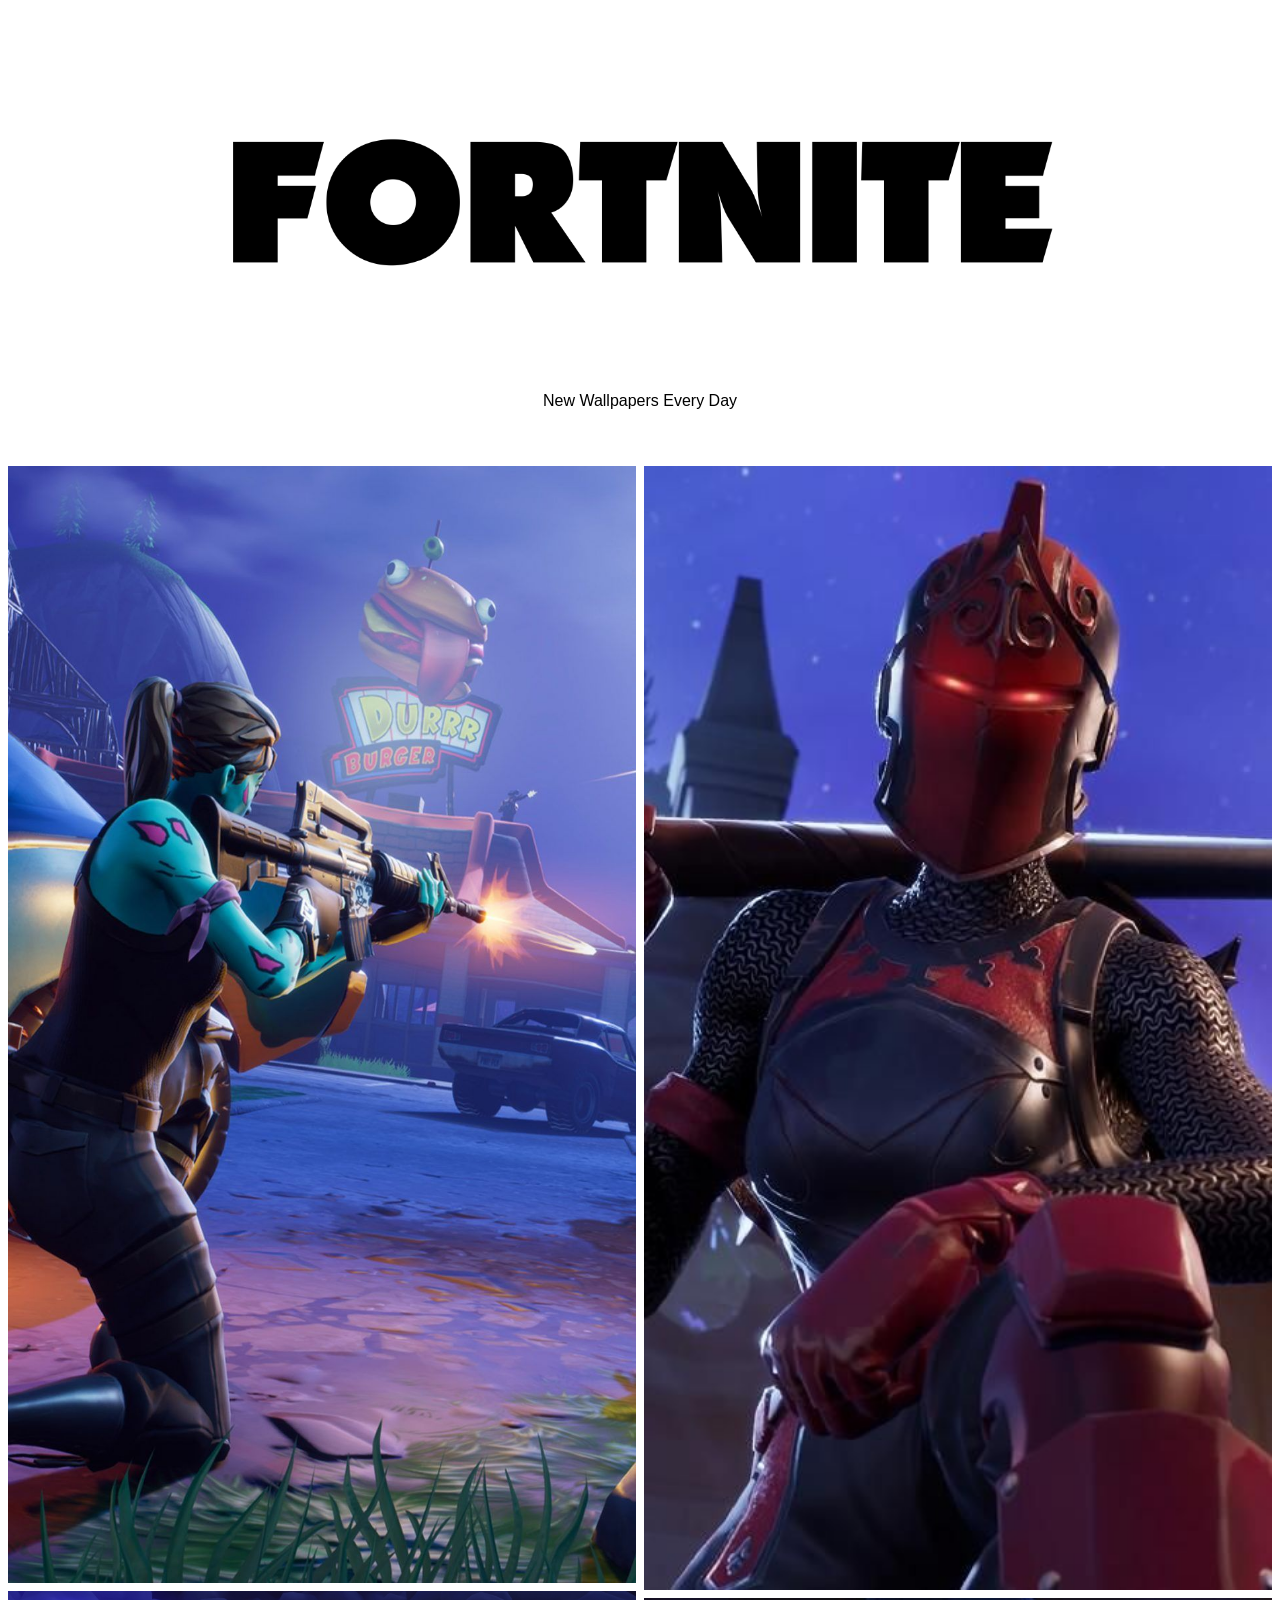
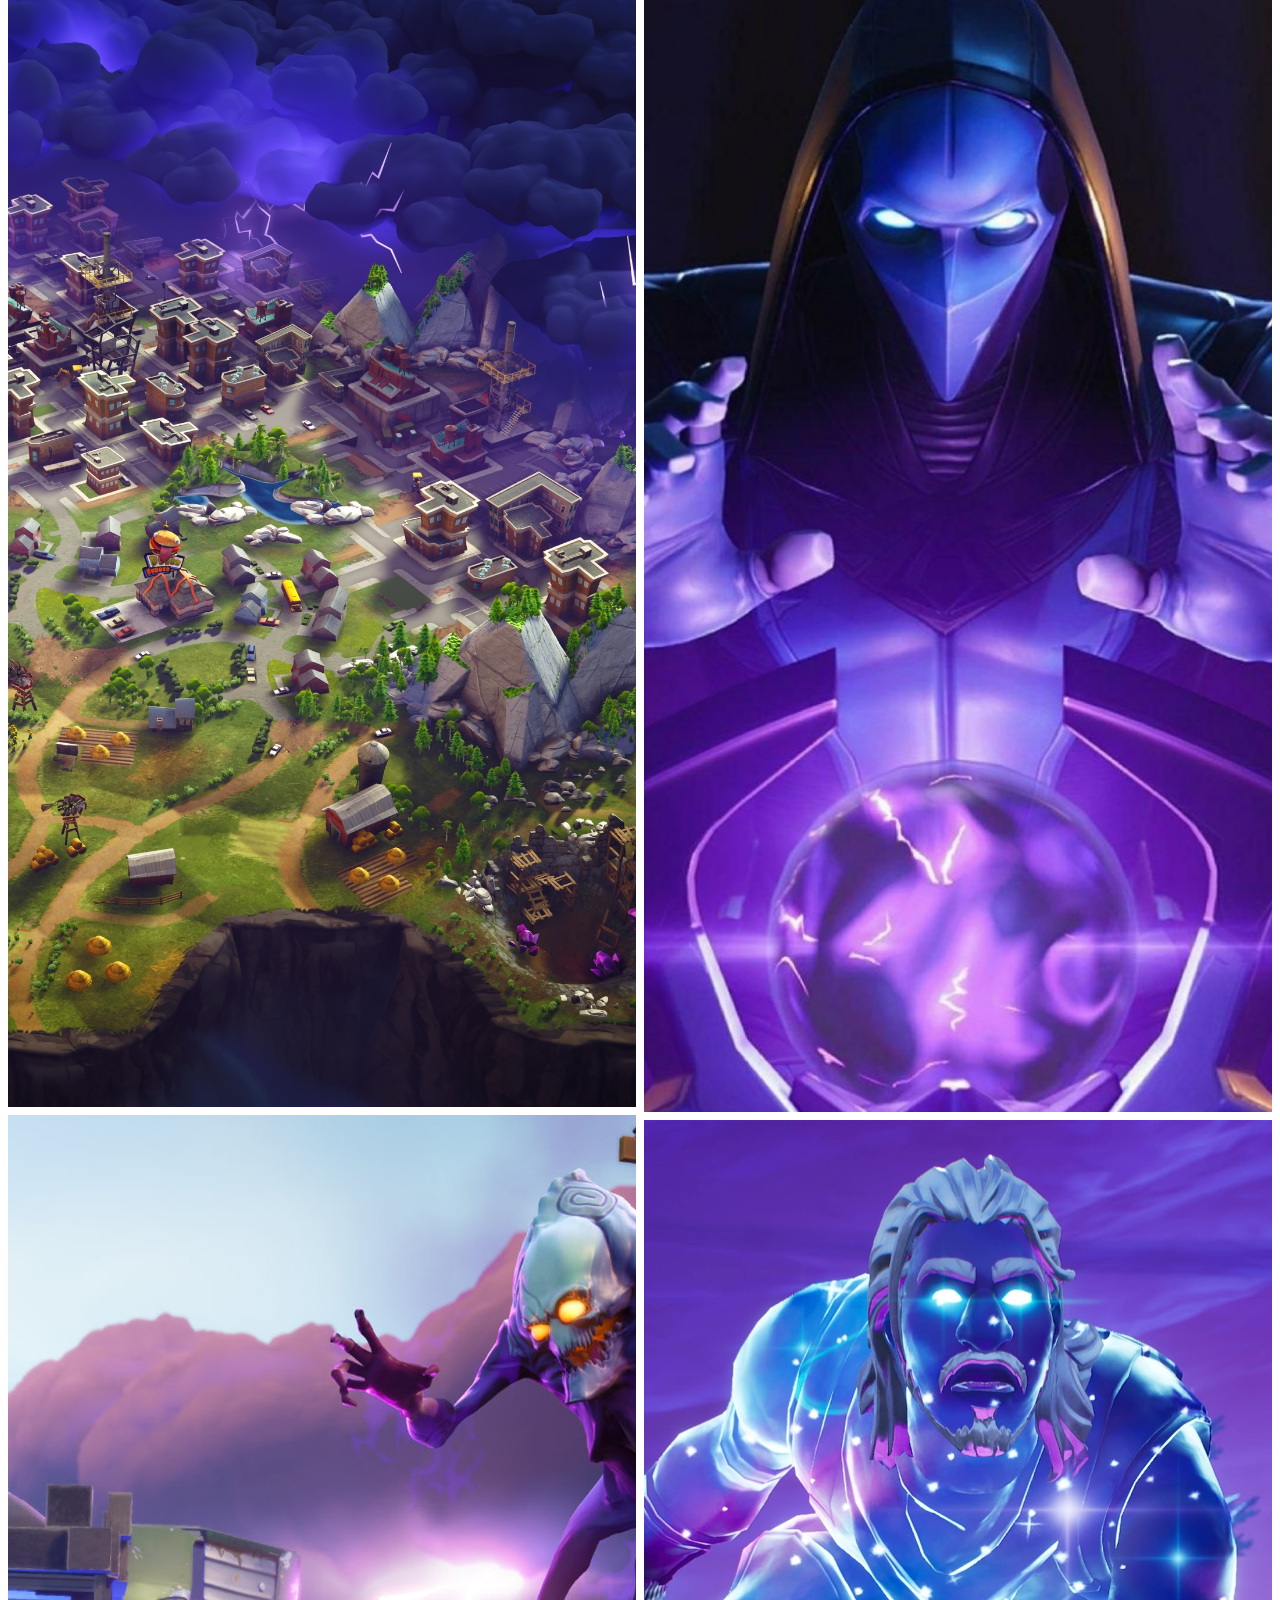
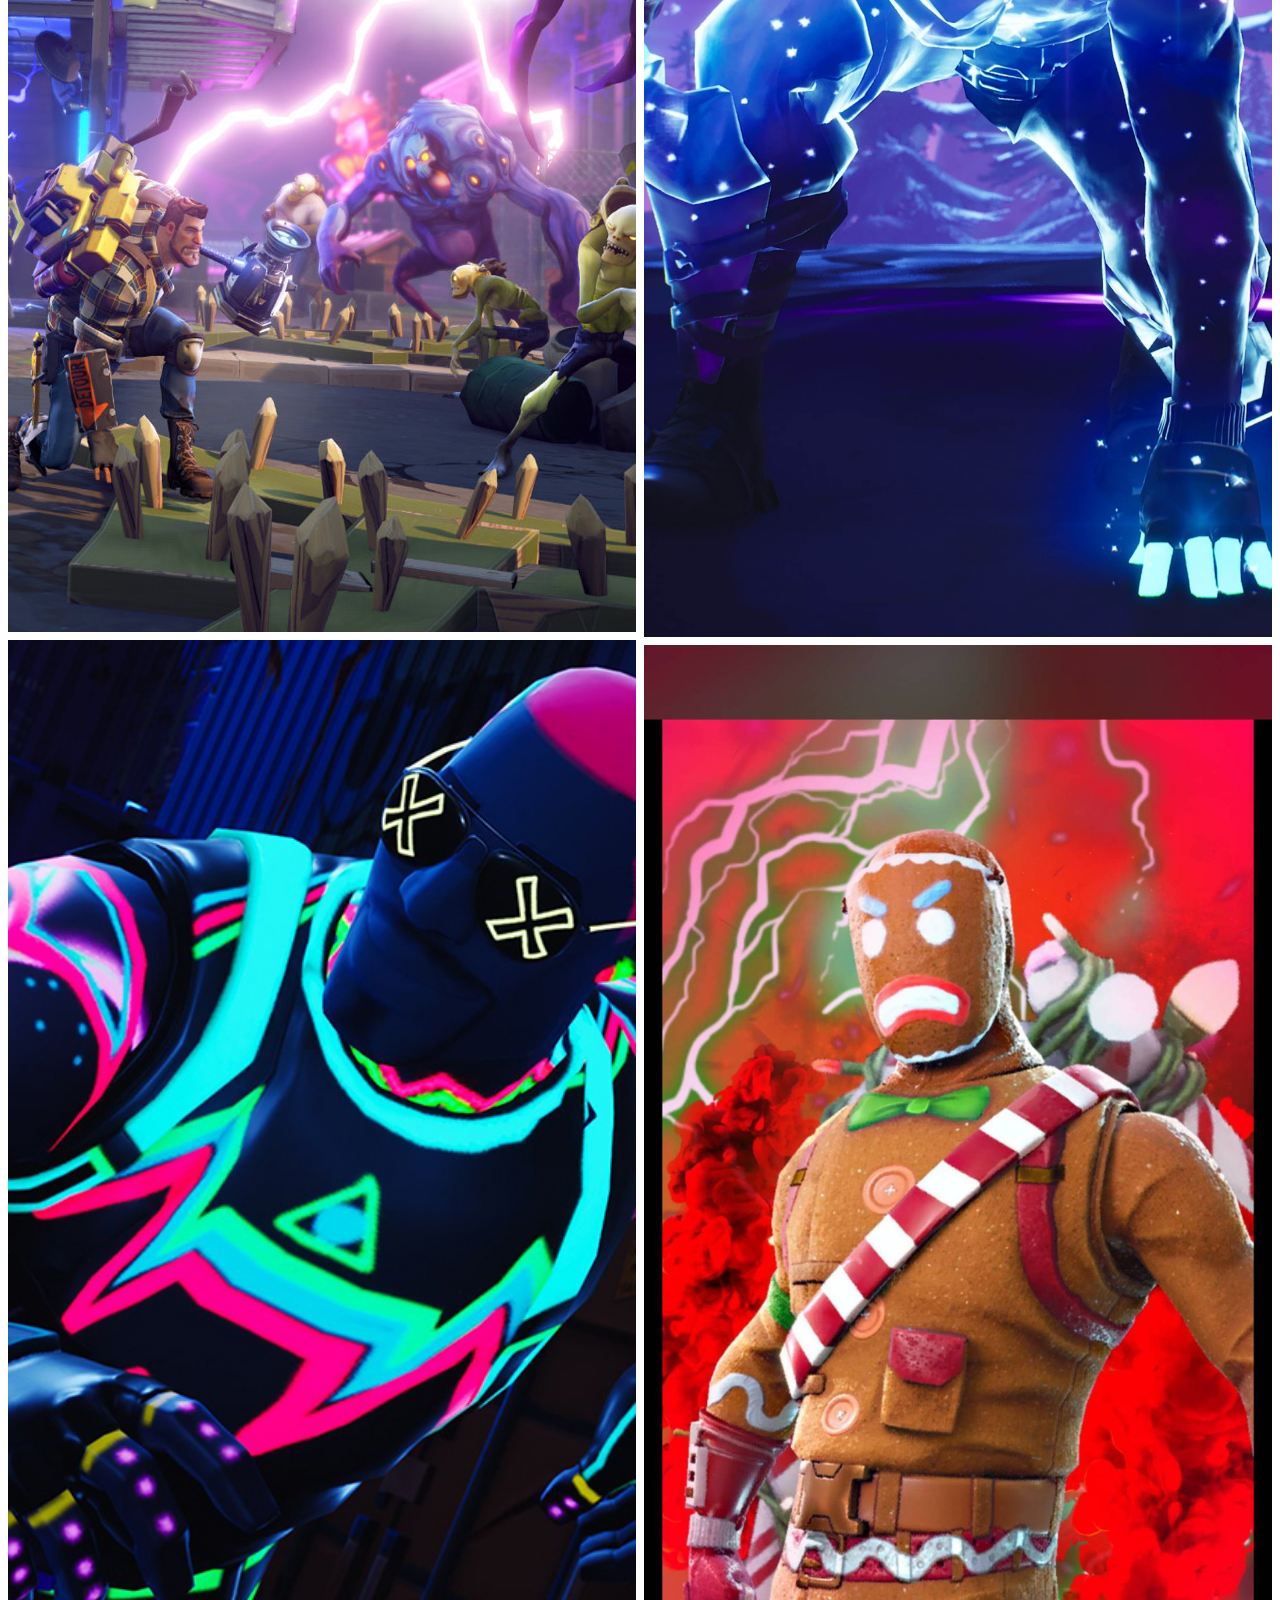
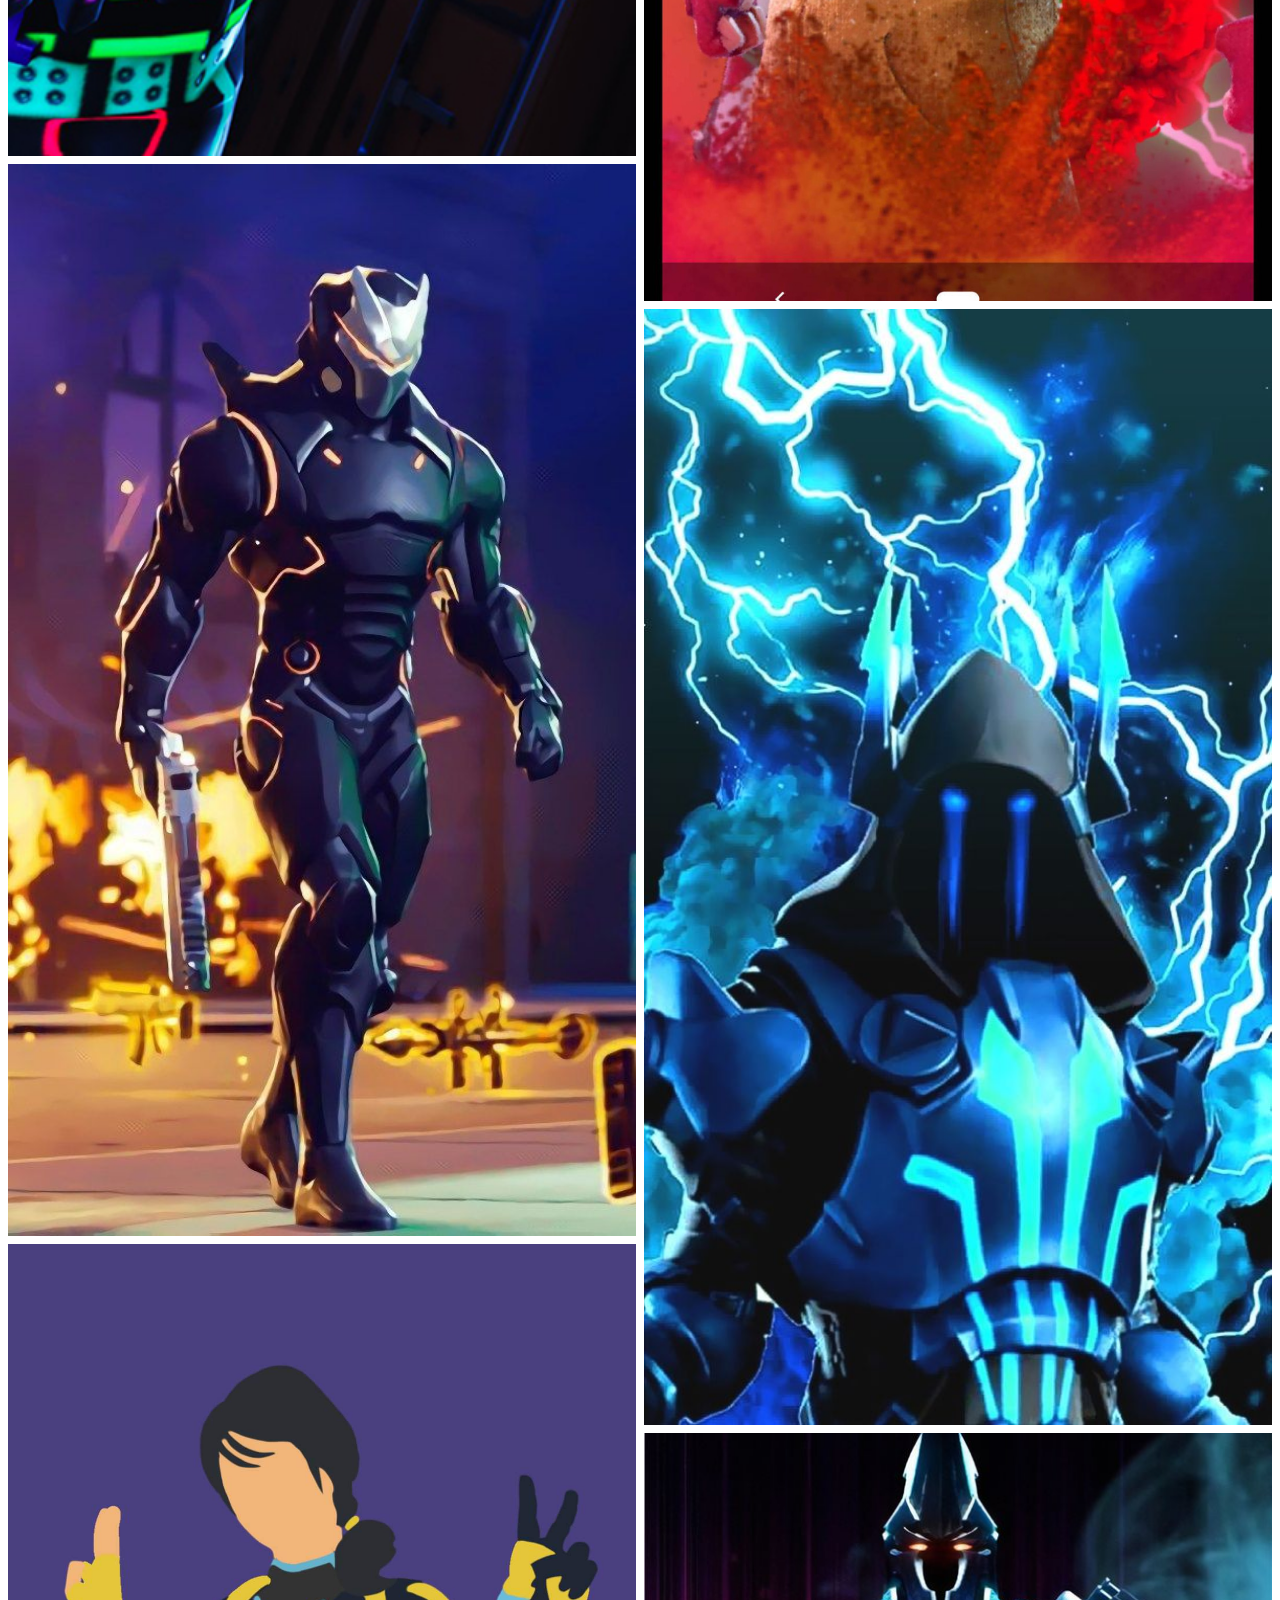
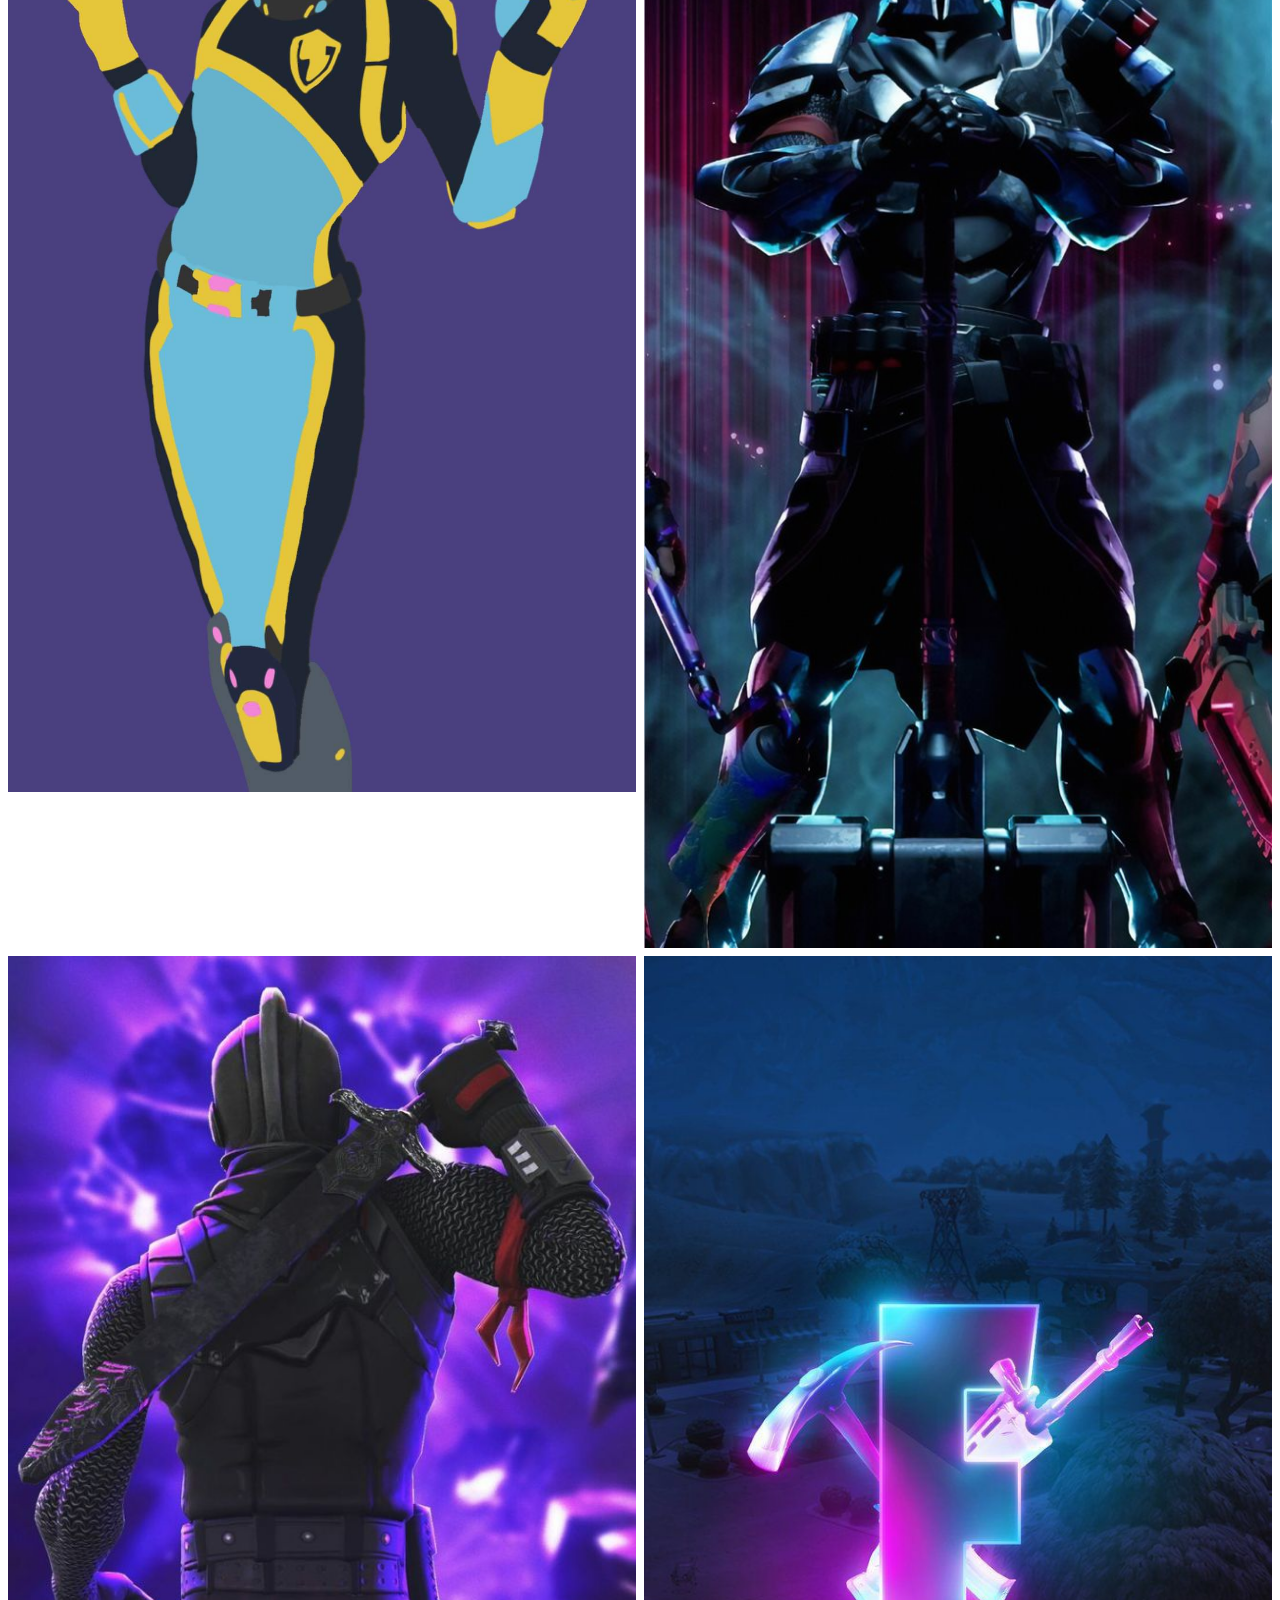
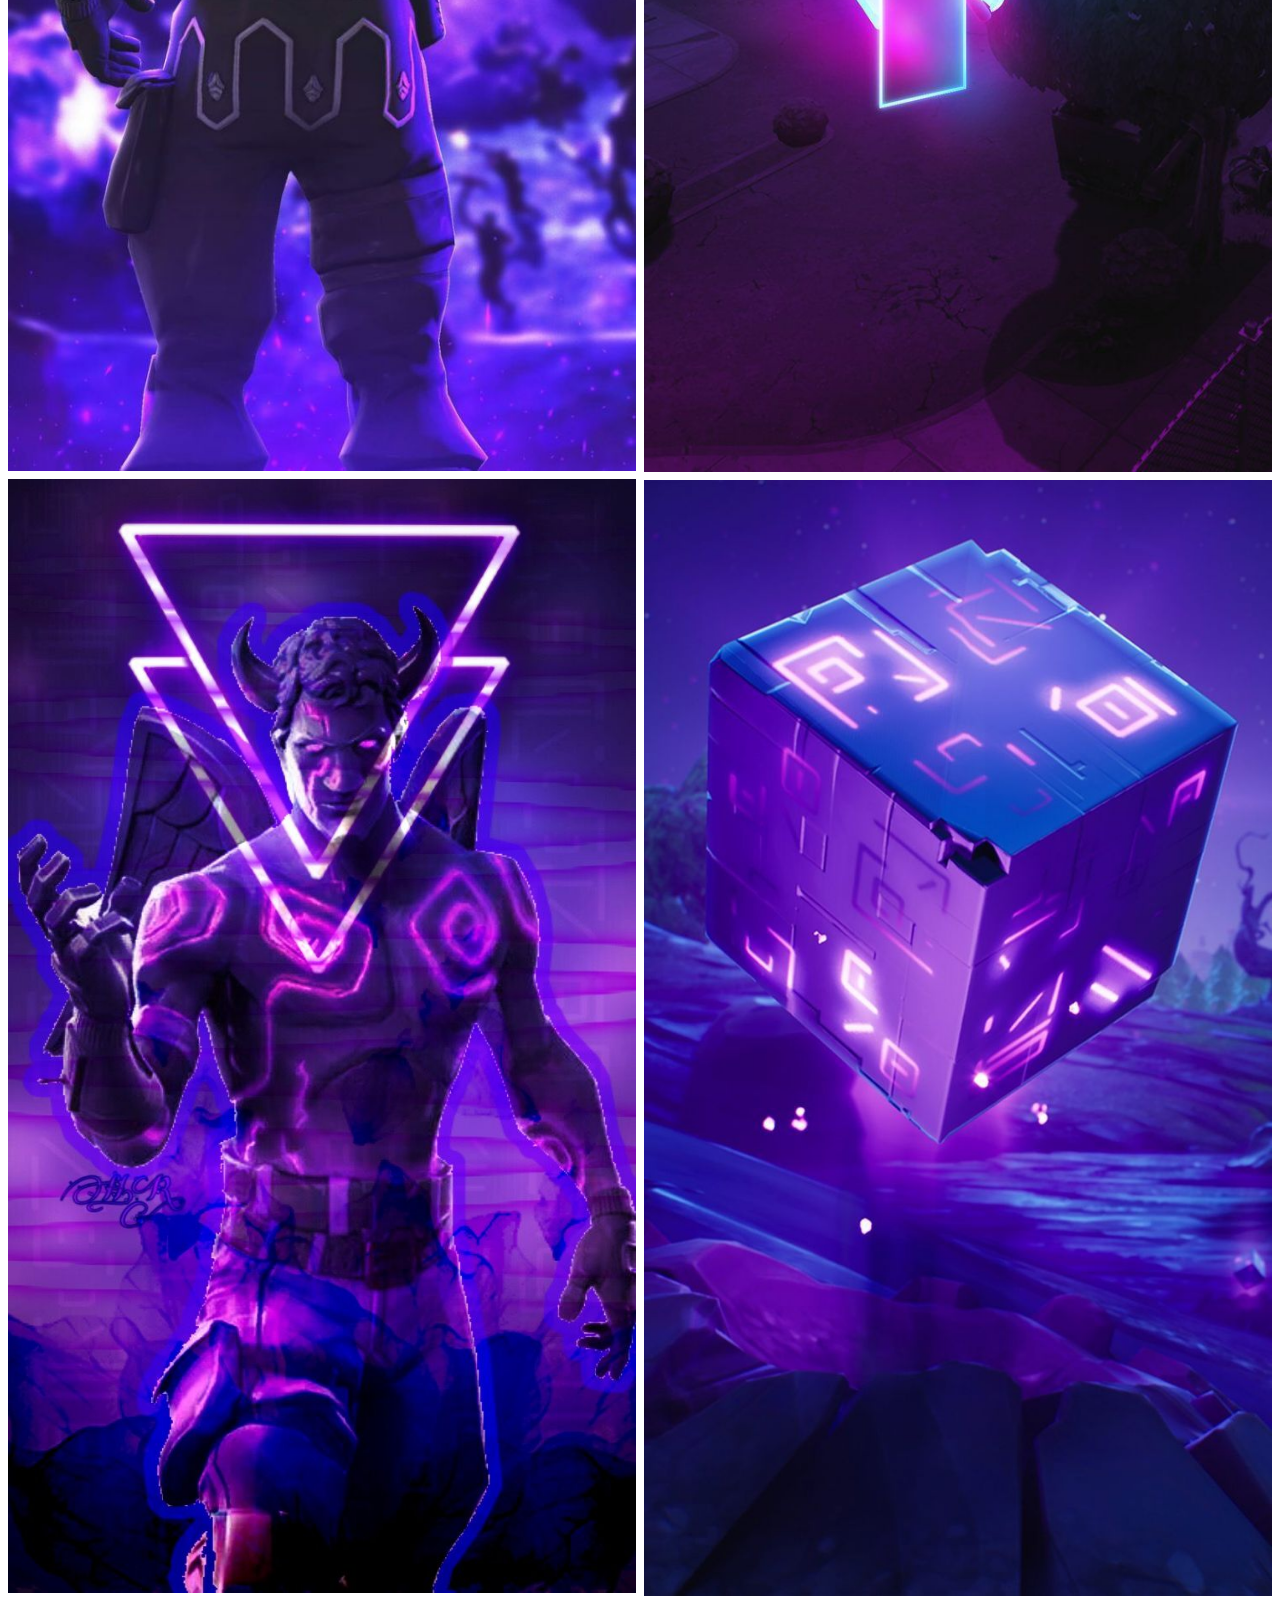
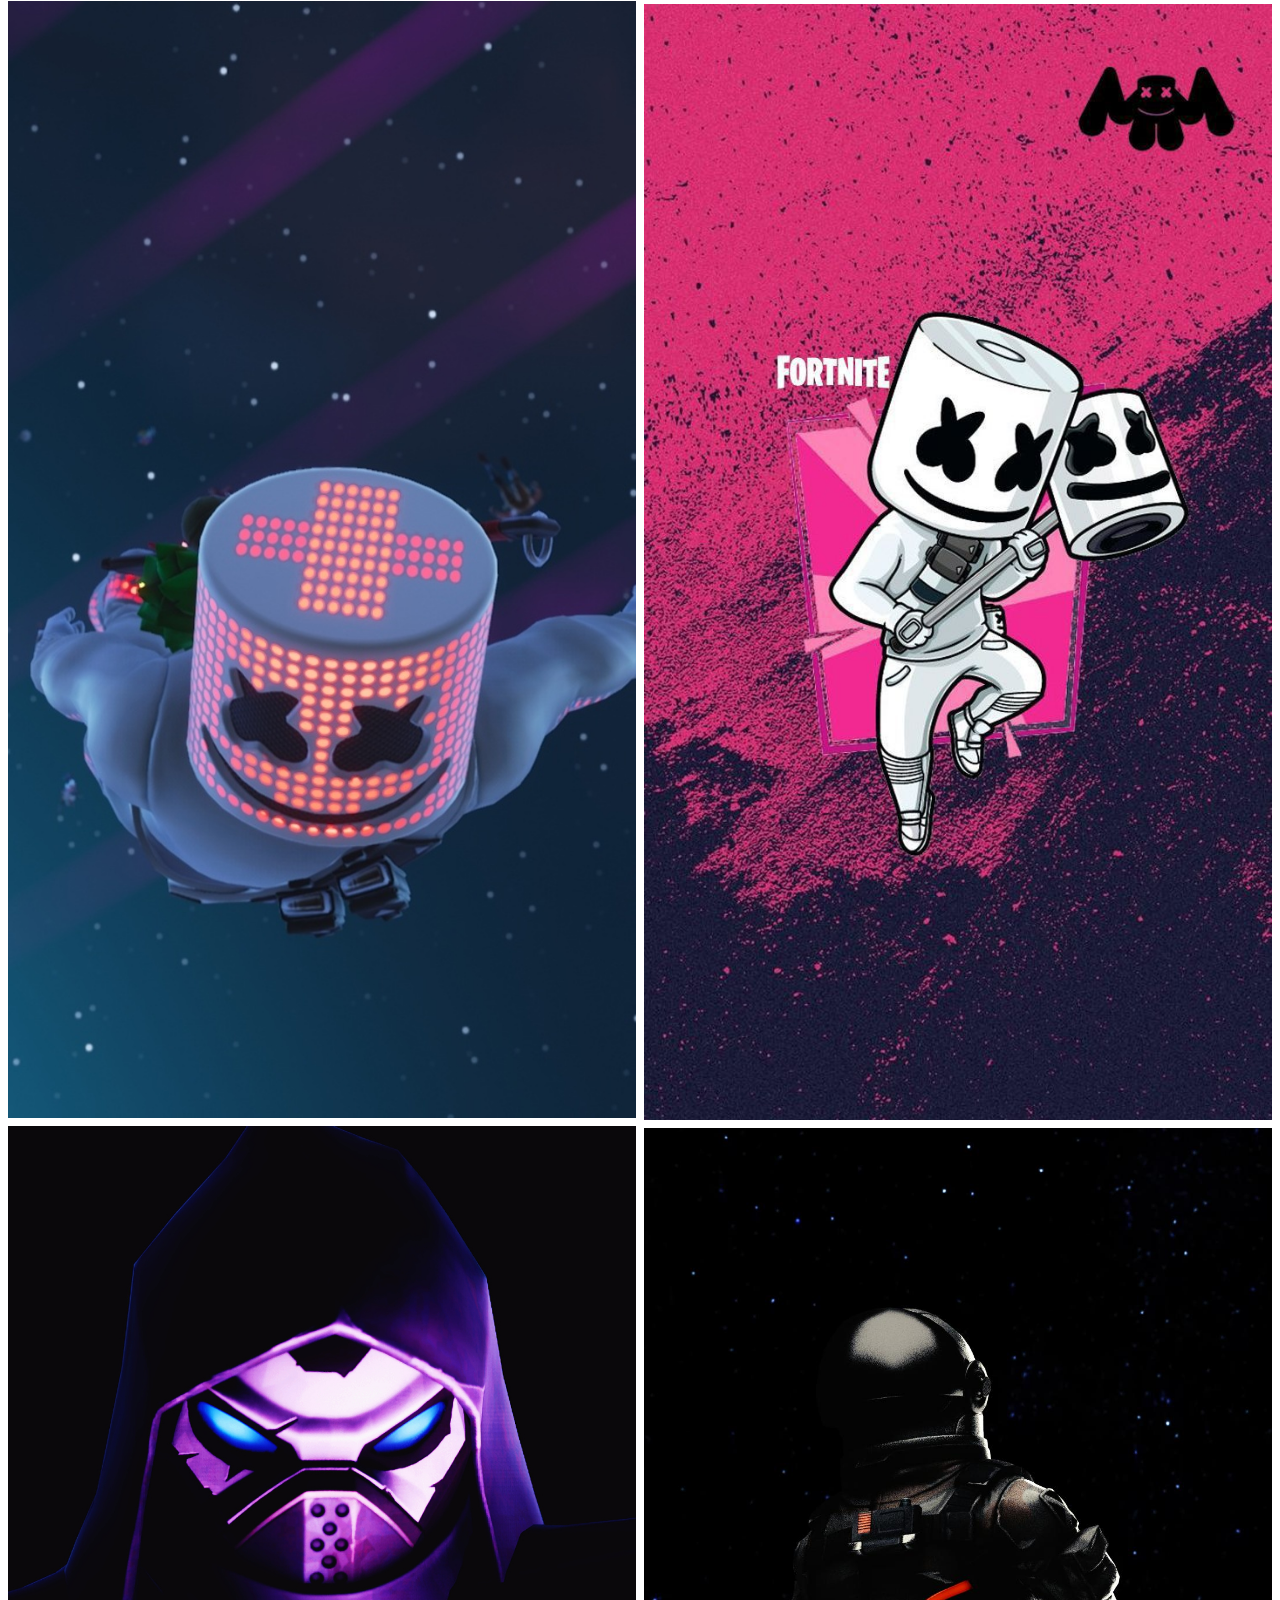
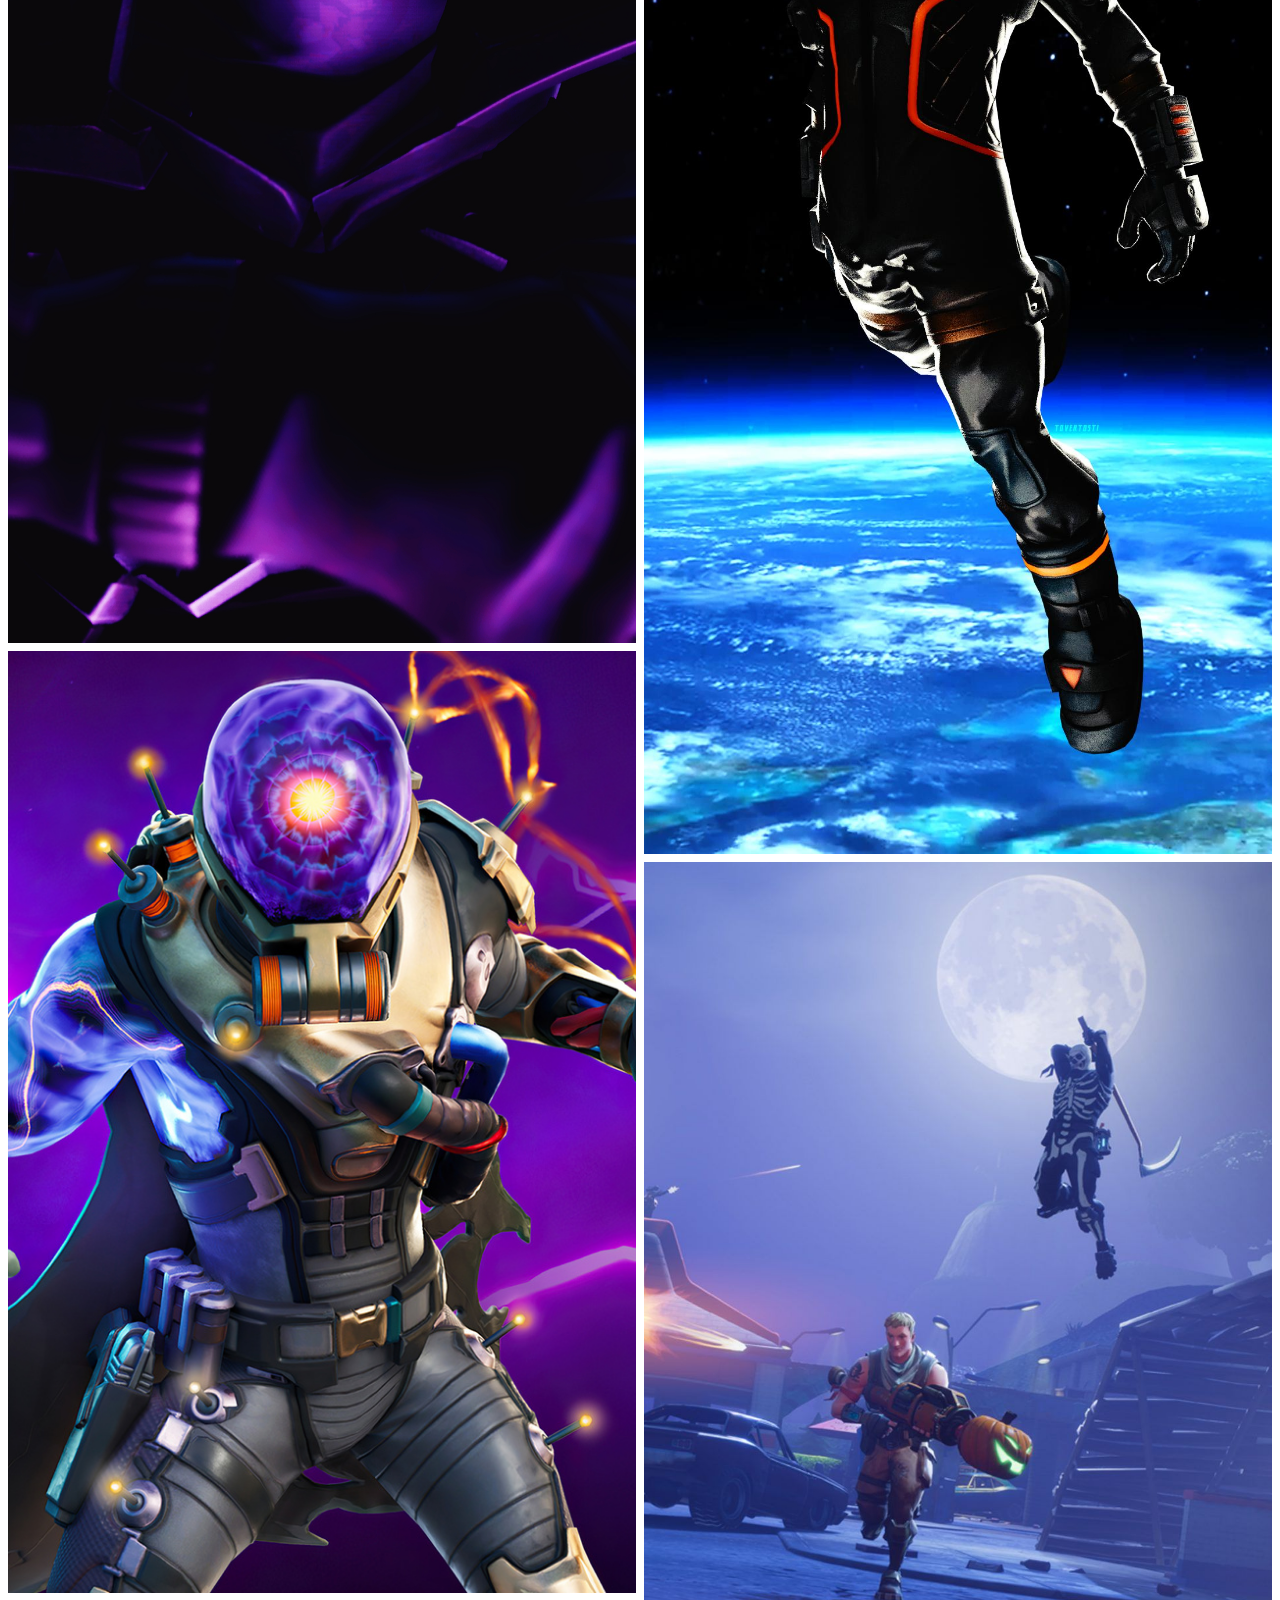
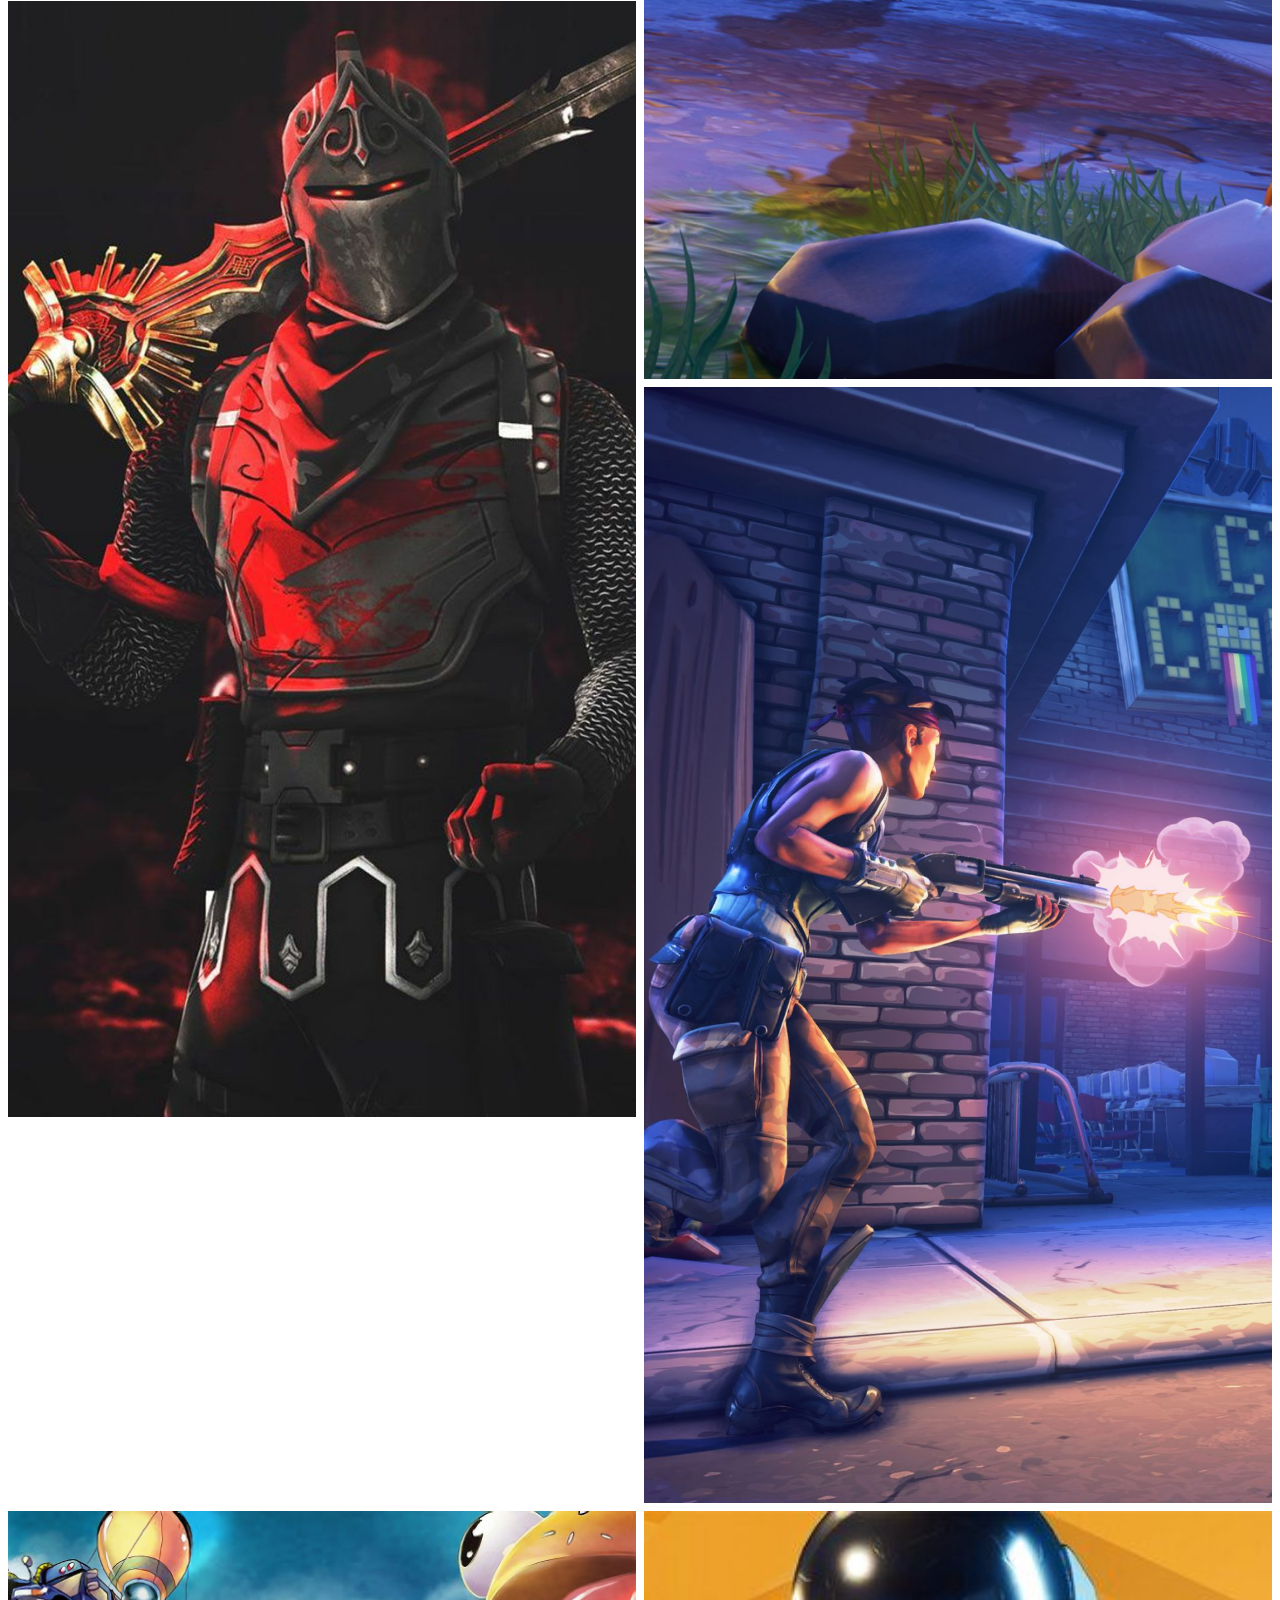
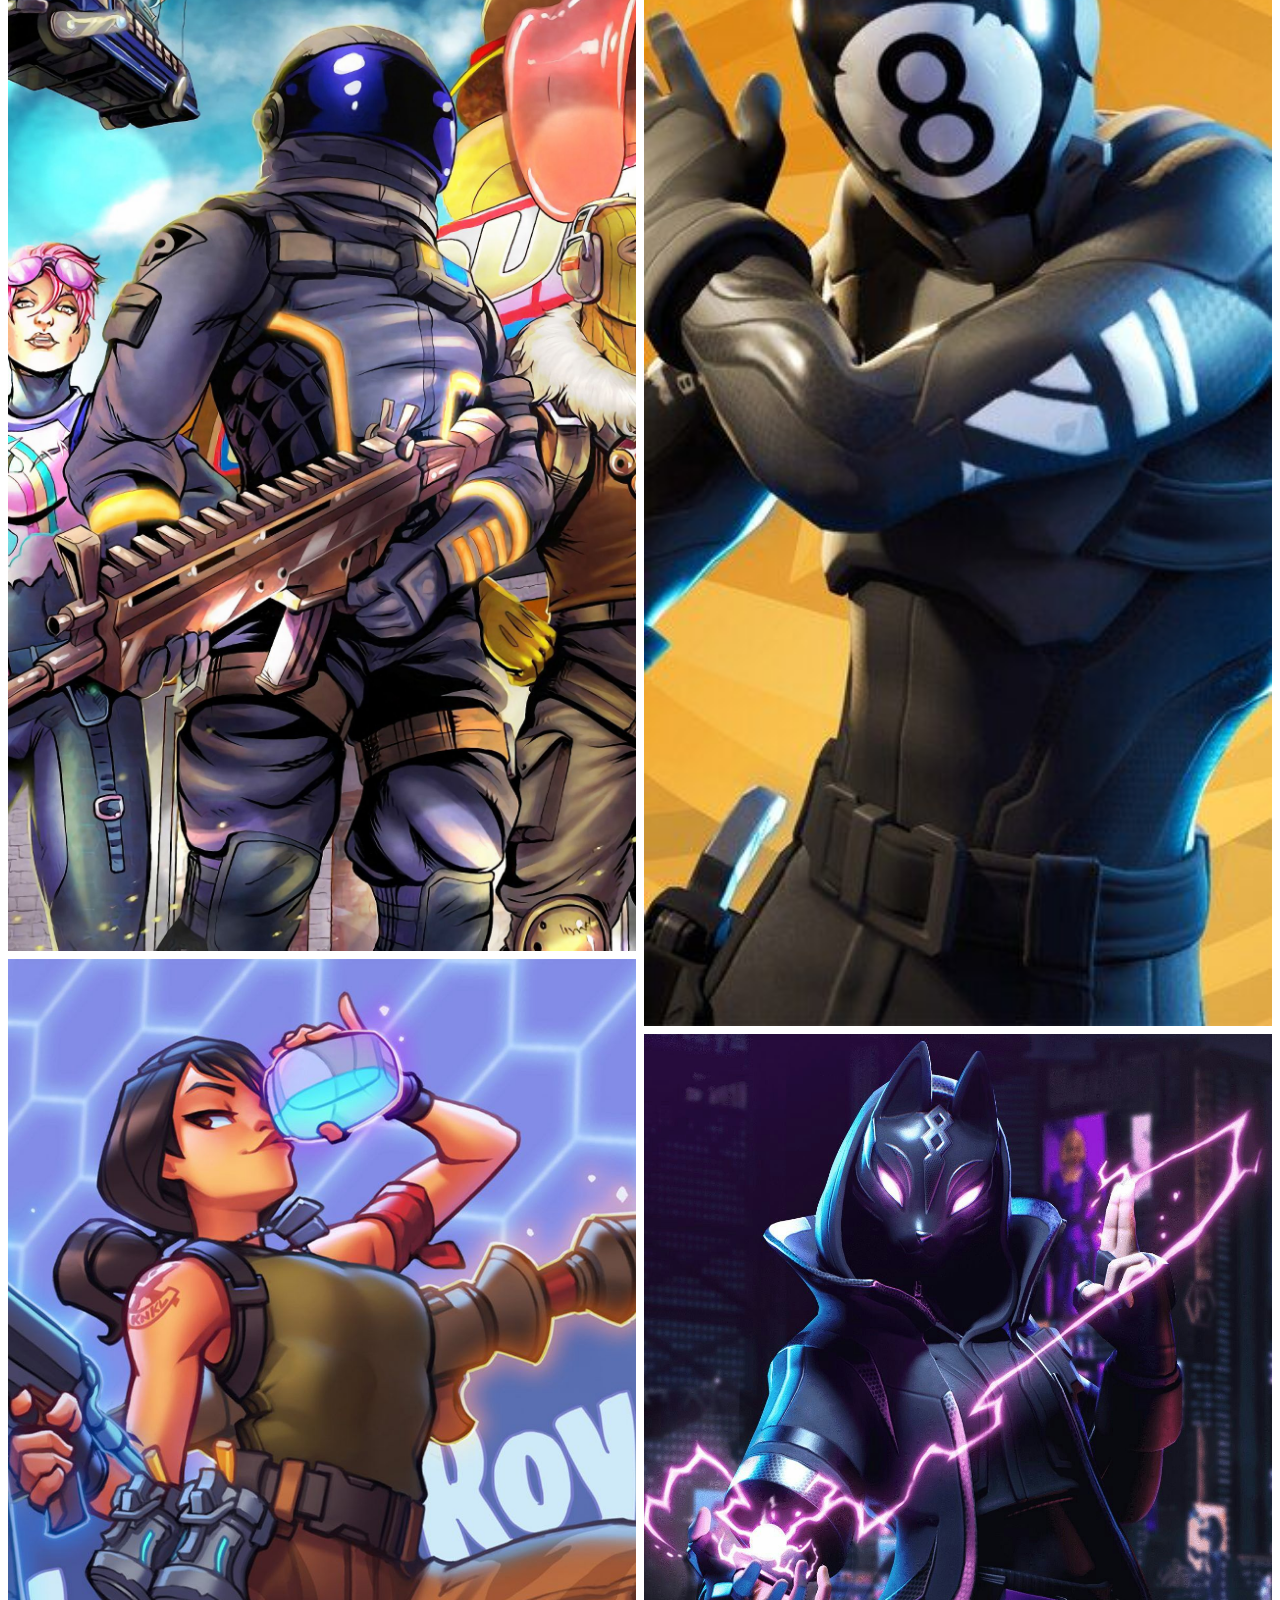
<file: fortnite.html>
<!DOCTYPE html>
<html>
<head>
<meta name="viewport" content="width=device-width, initial-scale=1.0">
<style>
* {
  box-sizing: border-box;
}

body {
  margin: 0;
  font-family: Arial, Helvetica, sans-serif;
}

.header {
  text-align: center;
  padding: 32px;
}

.row {
  display: -ms-flexbox; /* IE 10 */
  display: flex;
  -ms-flex-wrap: wrap; /* IE 10 */
  flex-wrap: wrap;
  padding: 0 4px;
}

/* Create two equal columns that sits next to each other */
.column {
  -ms-flex: 50%; /* IE 10 */
  flex: 50%;
  padding: 0 4px;
}

.column img {
  margin-top: 8px;
  vertical-align: middle;
}

/* Style the buttons */
.btn {
  border: none;
  outline: none;
  padding: 10px 16px;
  background-color: #f1f1f1;
  cursor: pointer;
  font-size: 18px;
}

.btn:hover {
  background-color: #ddd;
}

.btn.active {
  background-color: #666;
  color: white;
}
</style>
</head>
<body>

<!-- Header -->
<div class="header" id="myHeader">
<img src="images/games/fortnite/logo.png" style="width:70%" alt="">
  <p>New Wallpapers Every Day</p>

</div>

<!-- Photo Grid -->
<div class="row"> 
  <div class="column">
     <a href="images/games/fortnite/1.jpeg"> <img src="images/games/fortnite/1.jpeg" style="width:100%"></a></a>
        <a href="images/games/fortnite/2.jpeg">  <img src="images/games/fortnite/2.jpeg" style="width:100%"></a>
         <a href="images/games/fortnite/3.jpeg"> <img src="images/games/fortnite/3.jpeg" style="width:100%"></a>
        <a href="images/games/fortnite/4.jpeg">  <img src="images/games/fortnite/4.jpeg" style="width:100%"></a>
         <a href="images/games/fortnite/5.jpeg"> <img src="images/games/fortnite/5.jpeg" style="width:100%"></a>
         <a href="images/games/fortnite/6.jpeg"> <img src="images/games/fortnite/6.jpeg" style="width:100%"></a>
  </div>
  <div class="column">
         <a href="images/games/fortnite/7.jpeg">  <img src="images/games/fortnite/7.jpeg" style="width:100%"></a>
         <a href="images/games/fortnite/8.jpeg"> <img src="images/games/fortnite/8.jpeg" style="width:100%"></a>
         <a href="images/games/fortnite/9.jpeg"> <img src="images/games/fortnite/9.jpeg" style="width:100%"></a>
         <a href="images/games/fortnite/10.jpeg"> <img src="images/games/fortnite/10.jpeg" style="width:100%"></a>
         <a href="images/games/fortnite/11.jpeg"> <img src="images/games/fortnite/11.jpeg" style="width:100%"></a>
         <a href="images/games/fortnite/12.jpeg"> <img src="images/games/fortnite/12.jpeg" style="width:100%"></a>
  </div>  
  <div class="column">
        <a href="images/games/fortnite/13.jpeg">  <img src="images/games/fortnite/13.jpeg" style="width:100%"></a>
        <a href="images/games/fortnite/14.jpeg">  <img src="images/games/fortnite/14.jpeg" style="width:100%"></a>
         <a href="images/games/fortnite/15.jpeg"> <img src="images/games/fortnite/15.jpeg" style="width:100%"></a>
     <a href="images/games/fortnite/16.jpeg">     <img src="images/games/fortnite/16.jpeg" style="width:100%"></a>
        <a href="images/games/fortnite/17.jpeg">  <img src="images/games/fortnite/17.jpeg" style="width:100%"></a>
      <a href="images/games/fortnite/18.jpeg">    <img src="images/games/fortnite/18.jpeg" style="width:100%"></a>
  </div>
  <div class="column">
      <a href="images/games/fortnite/19.jpeg">   <img src="images/games/fortnite/19.jpeg" style="width:100%"></a>
      <a href="images/games/fortnite/20.jpeg">    <img src="images/games/fortnite/20.jpeg" style="width:100%"></a>
      <a href="images/games/fortnite/21.jpeg">    <img src="images/games/fortnite/21.jpeg" style="width:100%"></a>
      <a href="images/games/fortnite/22.jpeg">    <img src="images/games/fortnite/22.jpeg" style="width:100%"></a>
      <a href="images/games/fortnite/23.jpeg">    <img src="images/games/fortnite/23.jpeg" style="width:100%"></a>
      <a href="images/games/fortnite/24.jpeg">    <img src="images/games/fortnite/24.jpeg" style="width:100%"></a>
  </div>
 <div class="column">
      <a href="images/games/fortnite/25.jpeg">   <img src="images/games/fortnite/25.jpeg" style="width:100%"></a>
      <a href="images/games/fortnite/26.jpeg">    <img src="images/games/fortnite/26.jpeg" style="width:100%"></a>
      <a href="images/games/fortnite/27.jpeg">    <img src="images/games/fortnite/27.jpeg" style="width:100%"></a>
      <a href="images/games/fortnite/28.jpeg">    <img src="images/games/fortnite/28.jpeg" style="width:100%"></a>
      <a href="images/games/fortnite/29.jpeg">    <img src="images/games/fortnite/29.jpeg" style="width:100%"></a>
      <a href="images/games/fortnite/30.jpeg">    <img src="images/games/fortnite/30.jpeg" style="width:100%"></a>
  </div>
 <div class="column">
      <a href="images/games/fortnite/31.jpeg">   <img src="images/games/fortnite/31.jpeg" style="width:100%"></a>
      <a href="images/games/fortnite/32.jpeg">    <img src="images/games/fortnite/32.jpeg" style="width:100%"></a>
      <a href="images/games/fortnite/33.jpeg">    <img src="images/games/fortnite/33.jpeg" style="width:100%"></a>
      <a href="images/games/fortnite/34.jpeg">    <img src="images/games/fortnite/34.jpeg" style="width:100%"></a>
     <a href="images/games/fortnite/35.jpeg">     <img src="images/games/fortnite/35.jpeg" style="width:100%"></a>
     <a href="images/games/fortnite/36.jpeg">     <img src="images/games/fortnite/36.jpeg" style="width:100%"></a>
  </div>
 <div class="column">
     <a href="images/games/fortnite/37.jpeg">    <img src="images/games/fortnite/37.jpeg" style="width:100%"></a>
     <a href="images/games/fortnite/38.jpeg">     <img src="images/games/fortnite/38.jpeg" style="width:100%"></a>
     <a href="images/games/fortnite/39.jpeg">     <img src="images/games/fortnite/39.jpeg" style="width:100%"></a>
     <a href="images/games/fortnite/40.jpeg">     <img src="images/games/fortnite/40.jpeg" style="width:100%"></a>
     <a href="images/games/fortnite/41.jpeg">     <img src="images/games/fortnite/41.jpeg" style="width:100%"></a>
     <a href="images/games/fortnite/42.jpeg">     <img src="images/games/fortnite/42.jpeg" style="width:100%"></a>
  </div>
 <div class="column">
     <a href="images/games/fortnite/43.jpeg">    <img src="images/games/fortnite/43.jpeg" style="width:100%"></a>
     <a href="images/games/fortnite/44.jpeg">     <img src="images/games/fortnite/44.jpeg" style="width:100%"></a>
     <a href="images/games/fortnite/45.jpeg">     <img src="images/games/fortnite/45.jpeg" style="width:100%"></a>
     <a href="images/games/fortnite/46.jpeg">     <img src="images/games/fortnite/46.jpeg" style="width:100%"></a>
     <a href="images/games/fortnite/47.jpeg">    <img src="images/games/fortnite/43.jpeg" style="width:100%"></a>
     <a href="images/games/fortnite/48.jpeg">    <img src="images/games/fortnite/43.jpeg" style="width:100%"></a>
 
  </div>
</div>

<script>
// Get the elements with class="column"
var elements = document.getElementsByClassName("column");

// Declare a loop variable
var i;

// Full-width images
function one() {
    for (i = 0; i < elements.length; i++) {
    elements[i].style.msFlex = "100%";  // IE10
    elements[i].style.flex = "100%";
  }
}

// Two images side by side
function two() {
  for (i = 0; i < elements.length; i++) {
    elements[i].style.msFlex = "50%";  // IE10
    elements[i].style.flex = "50%";
  }
}

// Four images side by side
function four() {
  for (i = 0; i < elements.length; i++) {
    elements[i].style.msFlex = "25%";  // IE10
    elements[i].style.flex = "25%";
  }
}

// Add active class to the current button (highlight it)
var header = document.getElementById("myHeader");
var btns = header.getElementsByClassName("btn active");
for (var i = 0; i < btns.length; i++) {
  btns[i].addEventListener("click", function() {
    var current = document.getElementsByClassName("active");
    current[0].className = current[0].className.replace(" active", "");
    this.className += " active";
  });
}
</script>

</body>
</html>
</file>
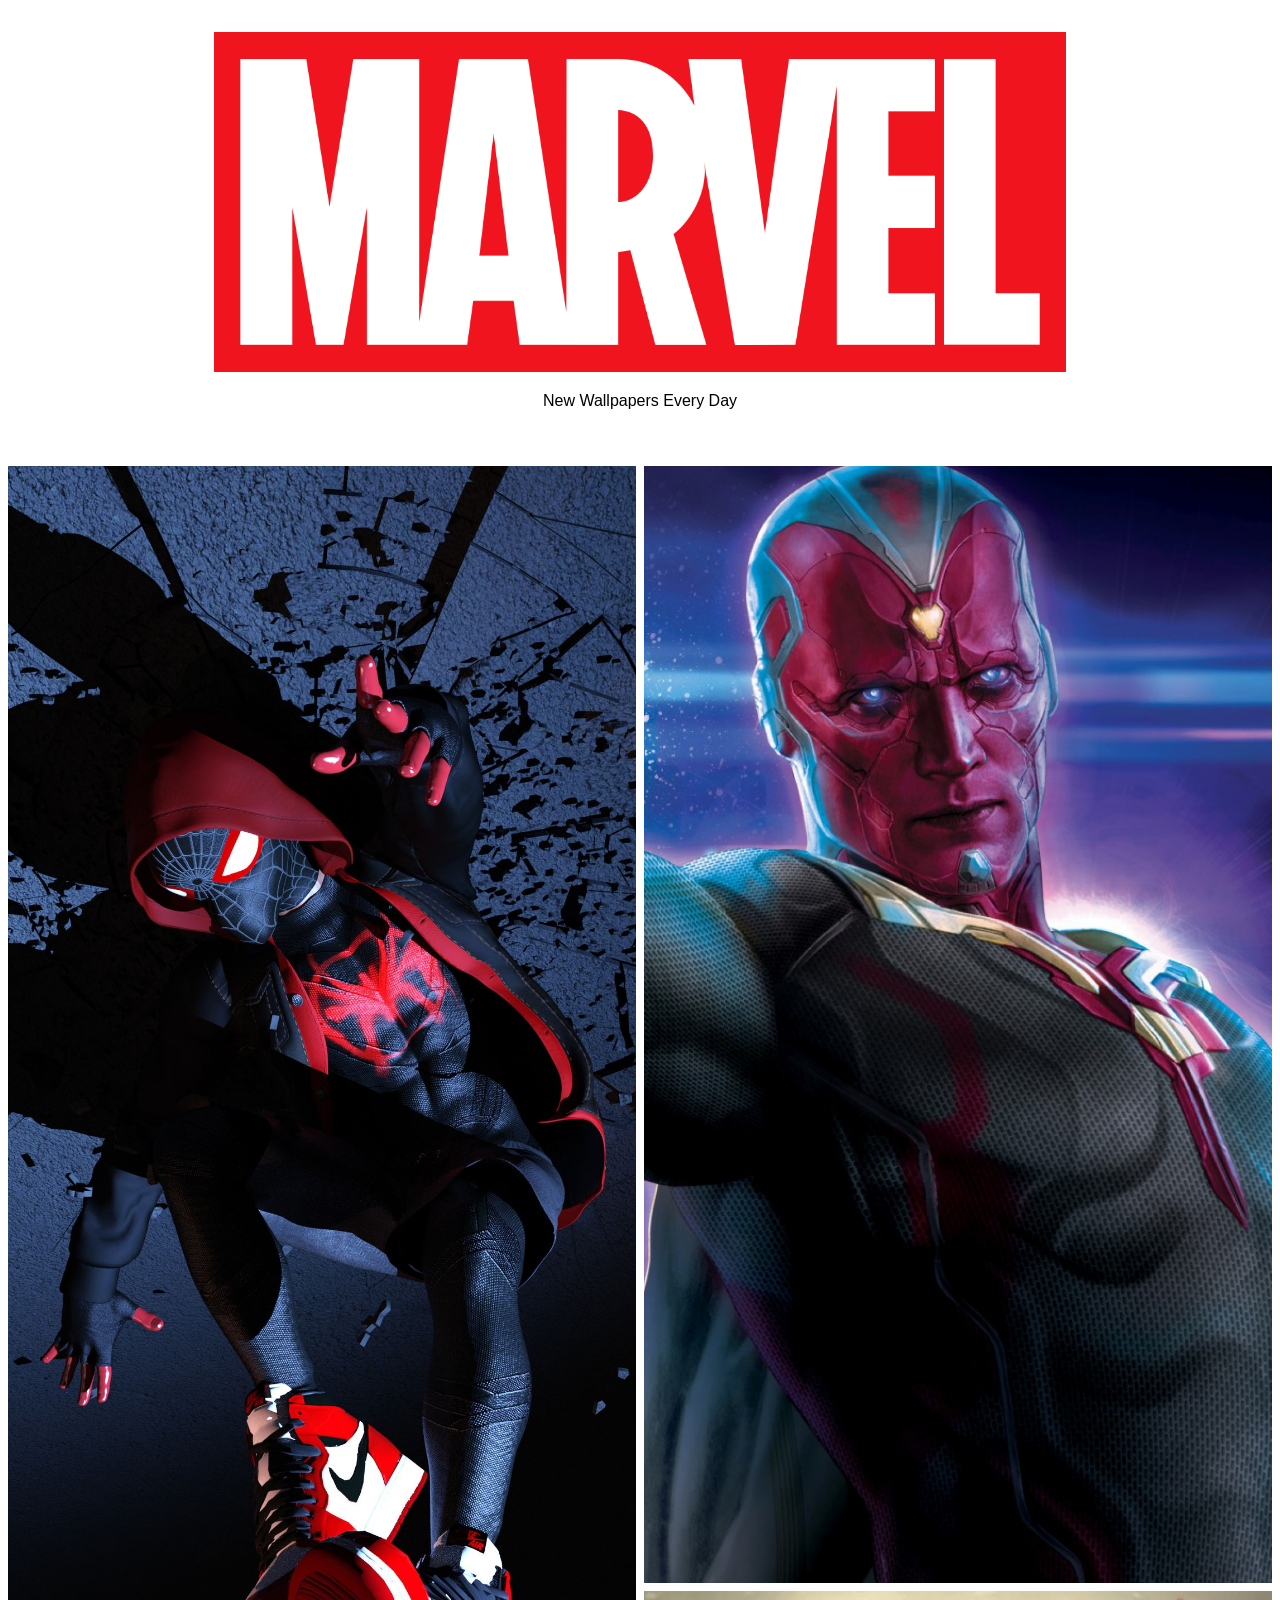
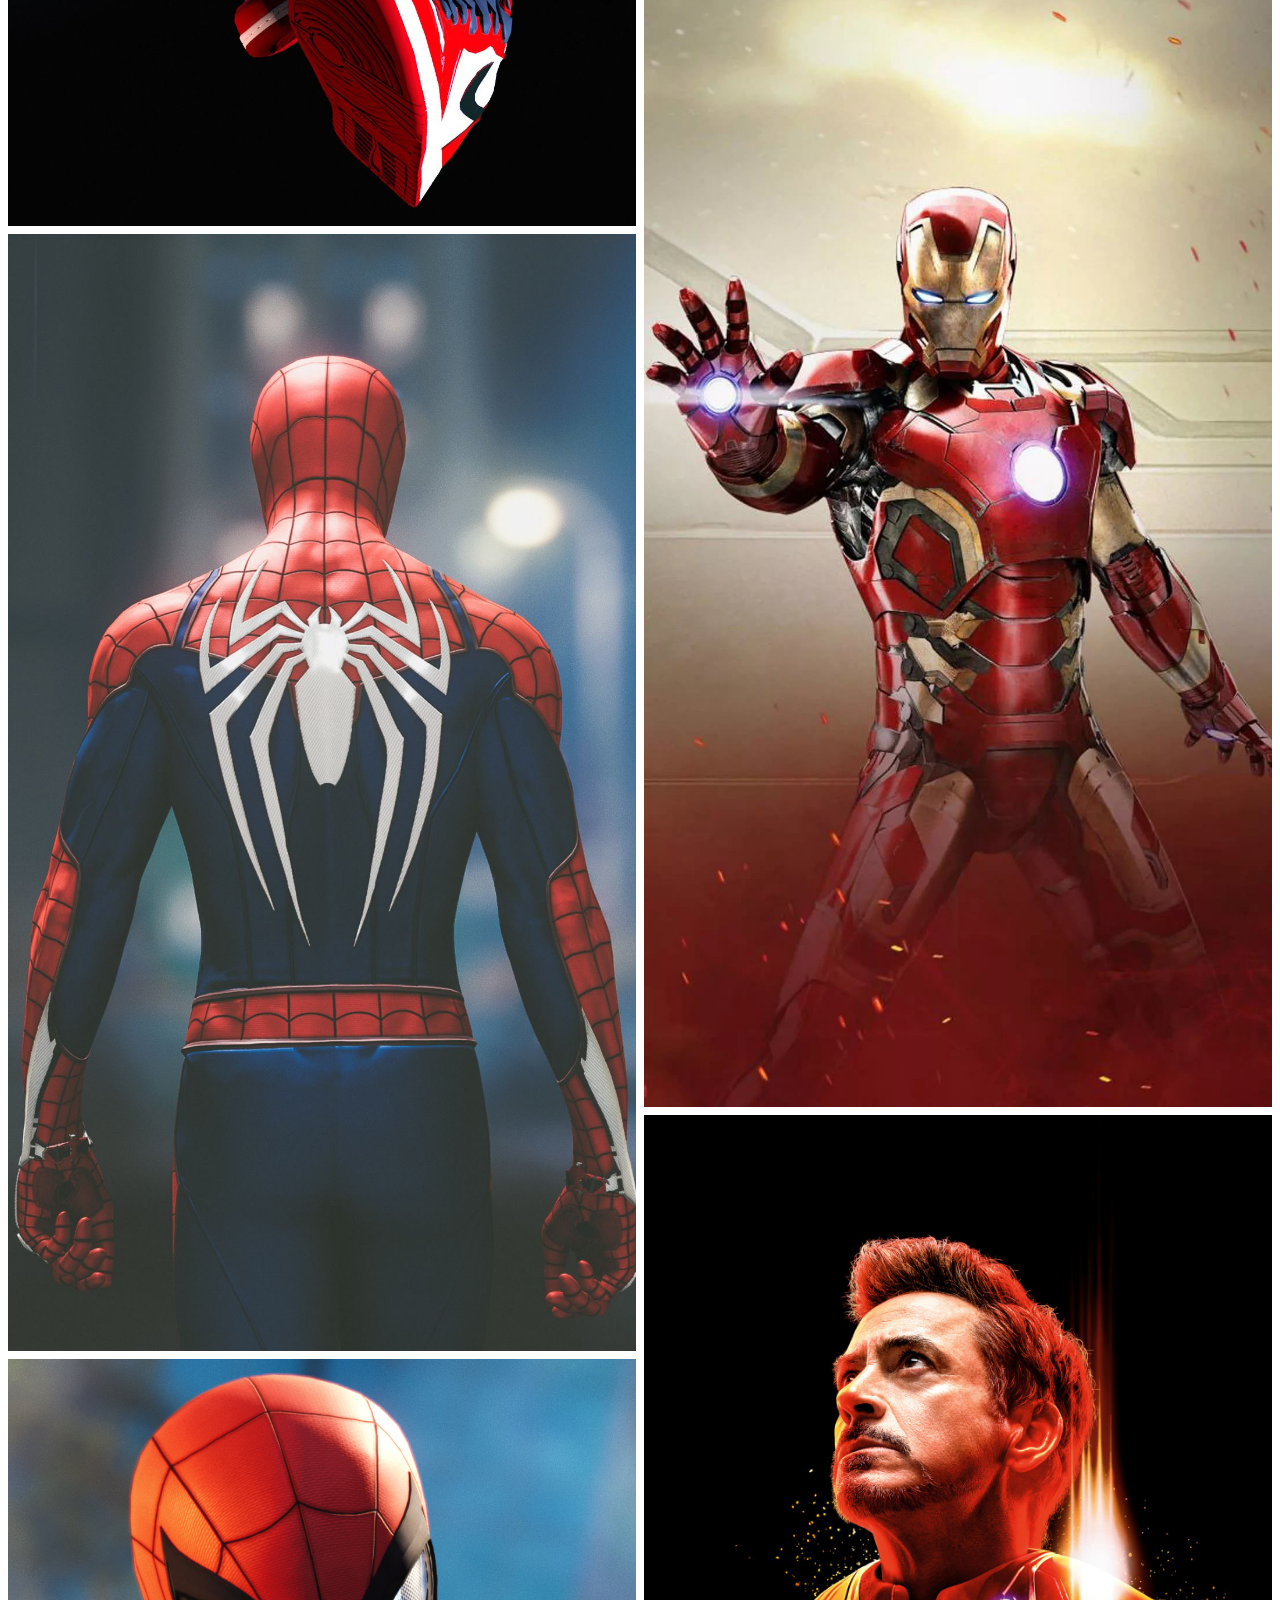
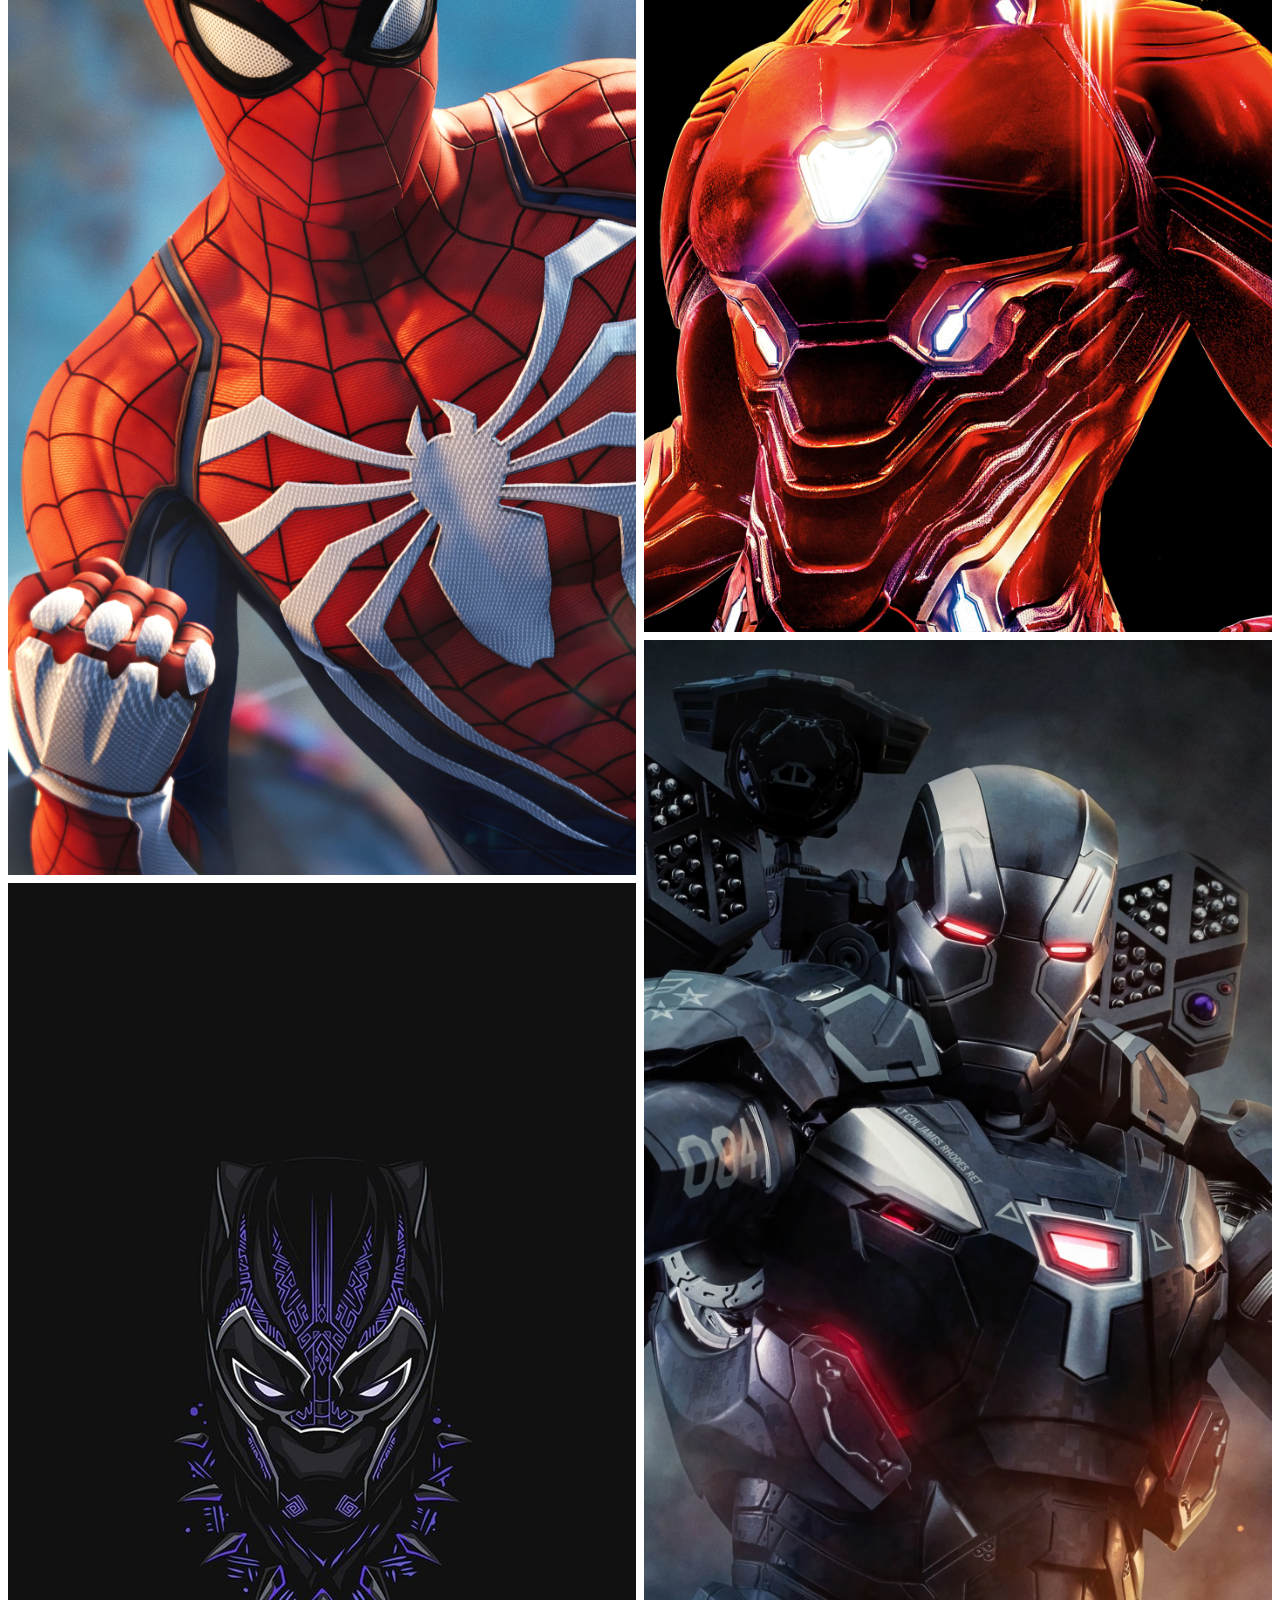
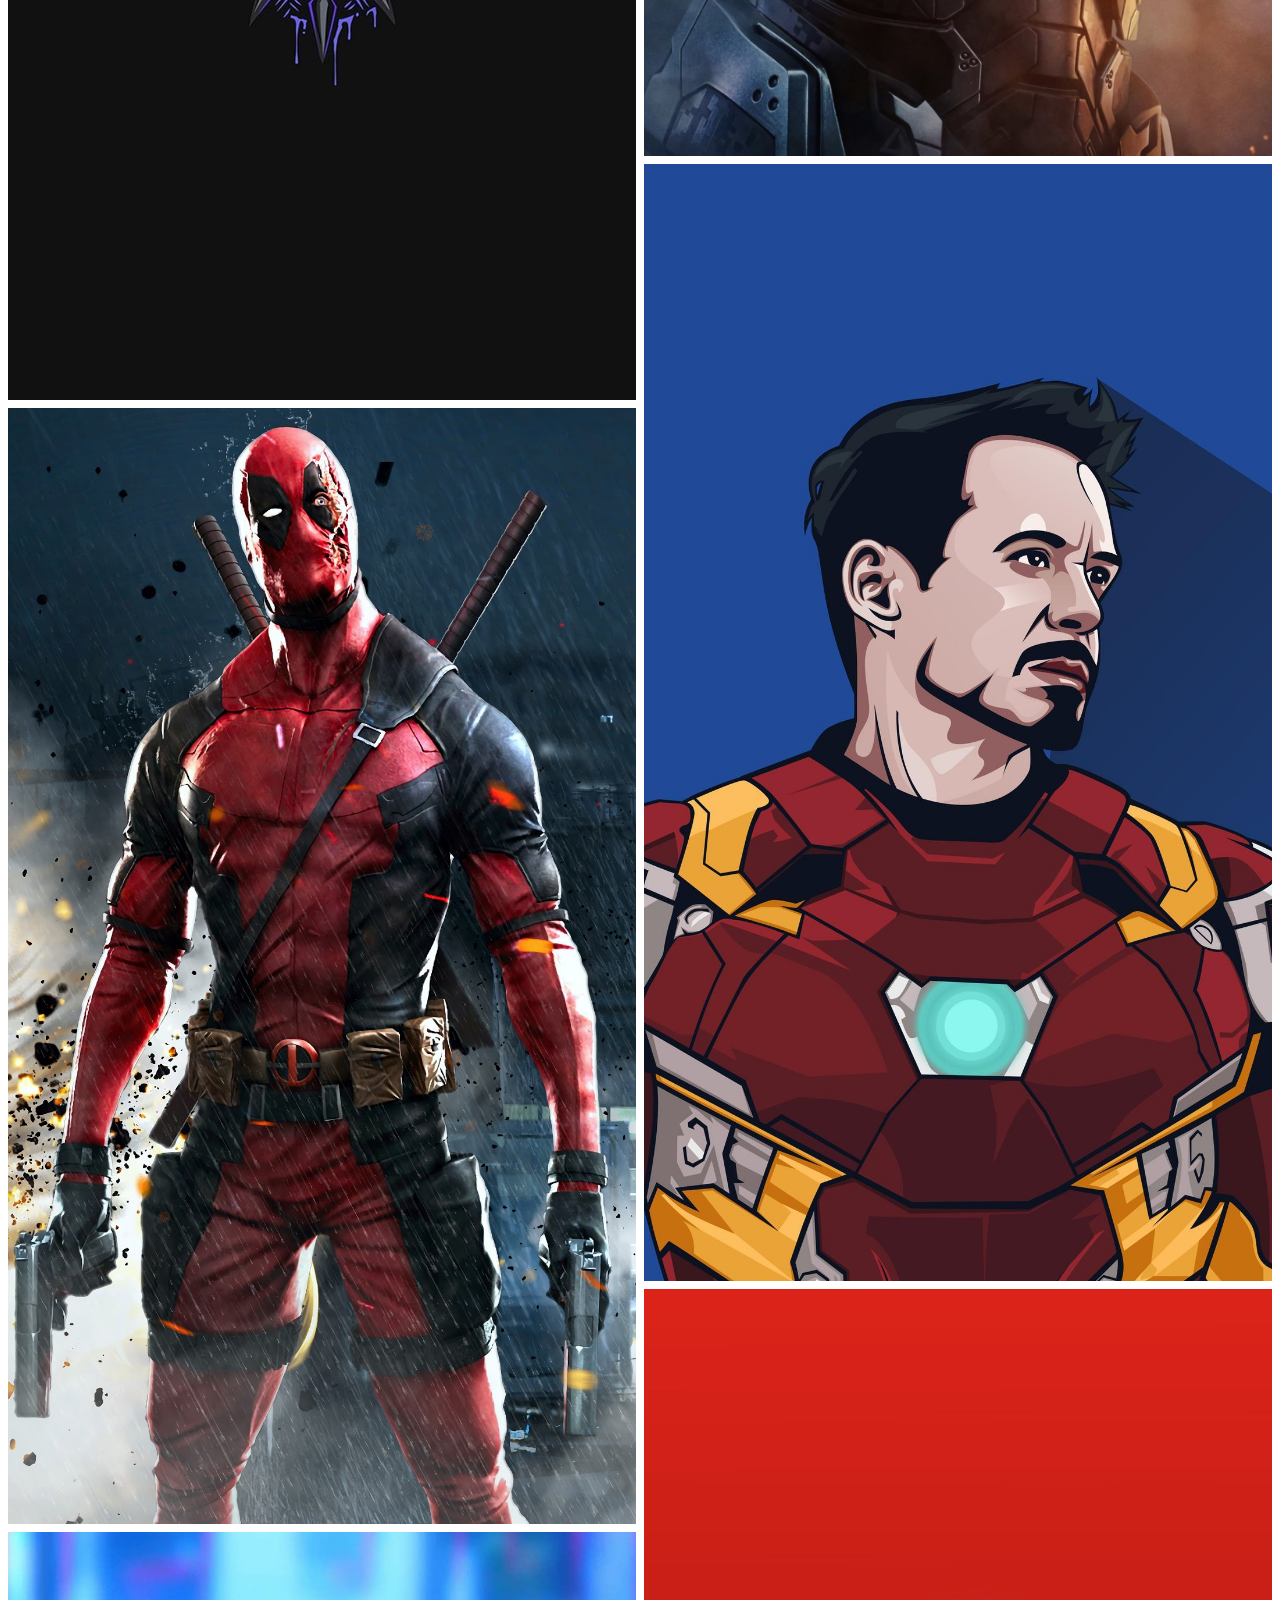
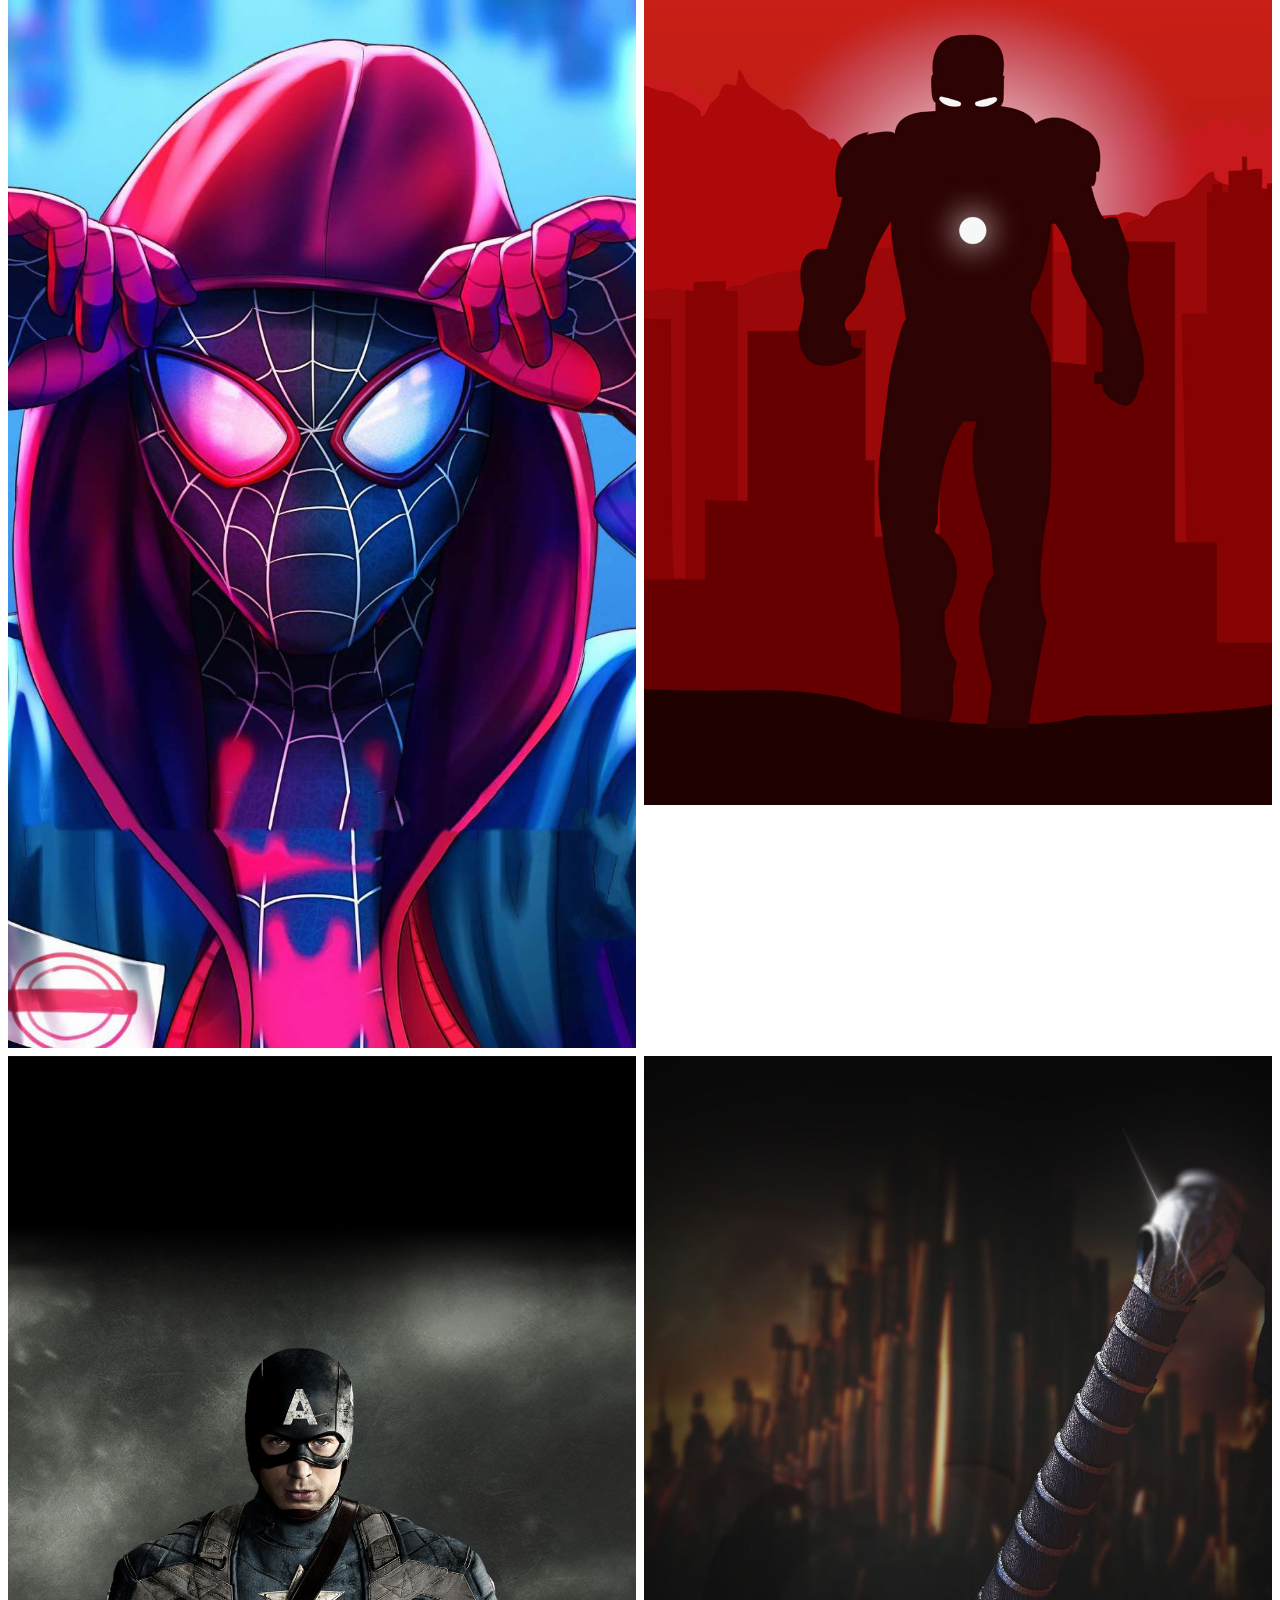
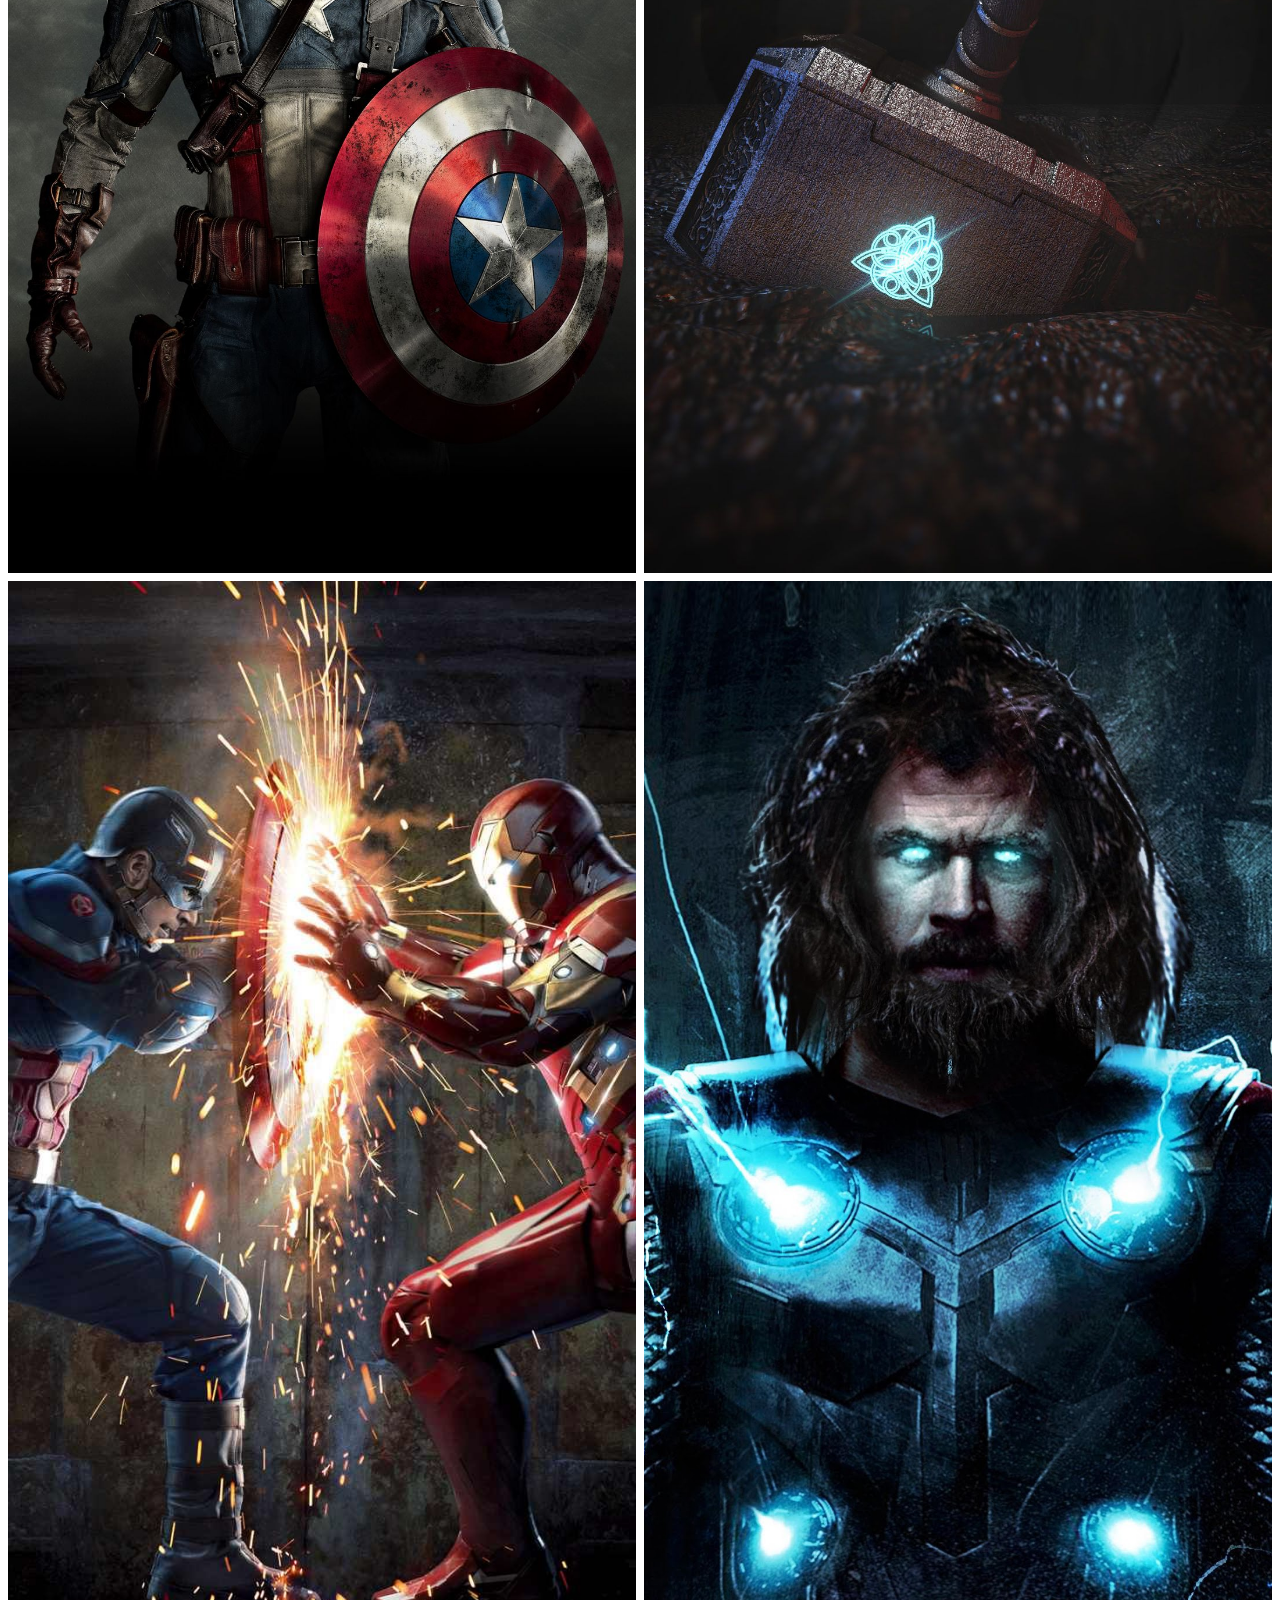
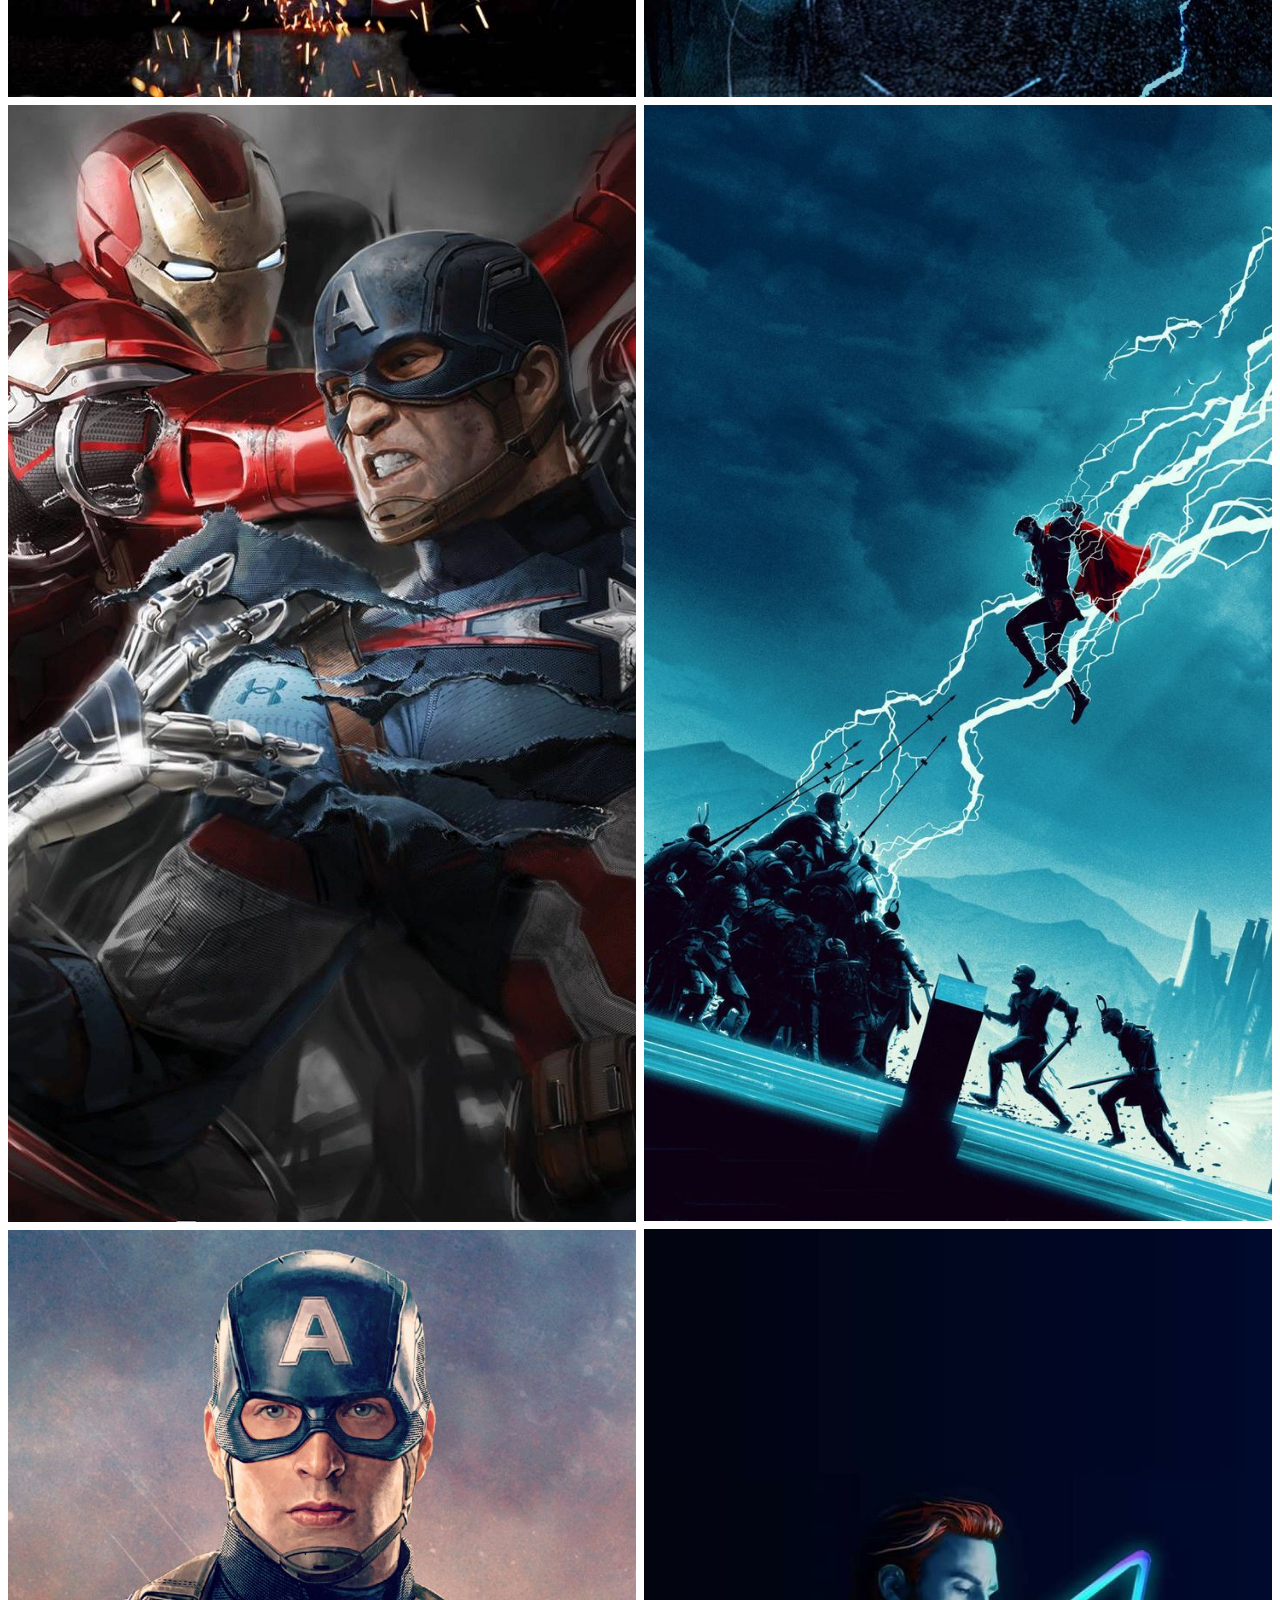
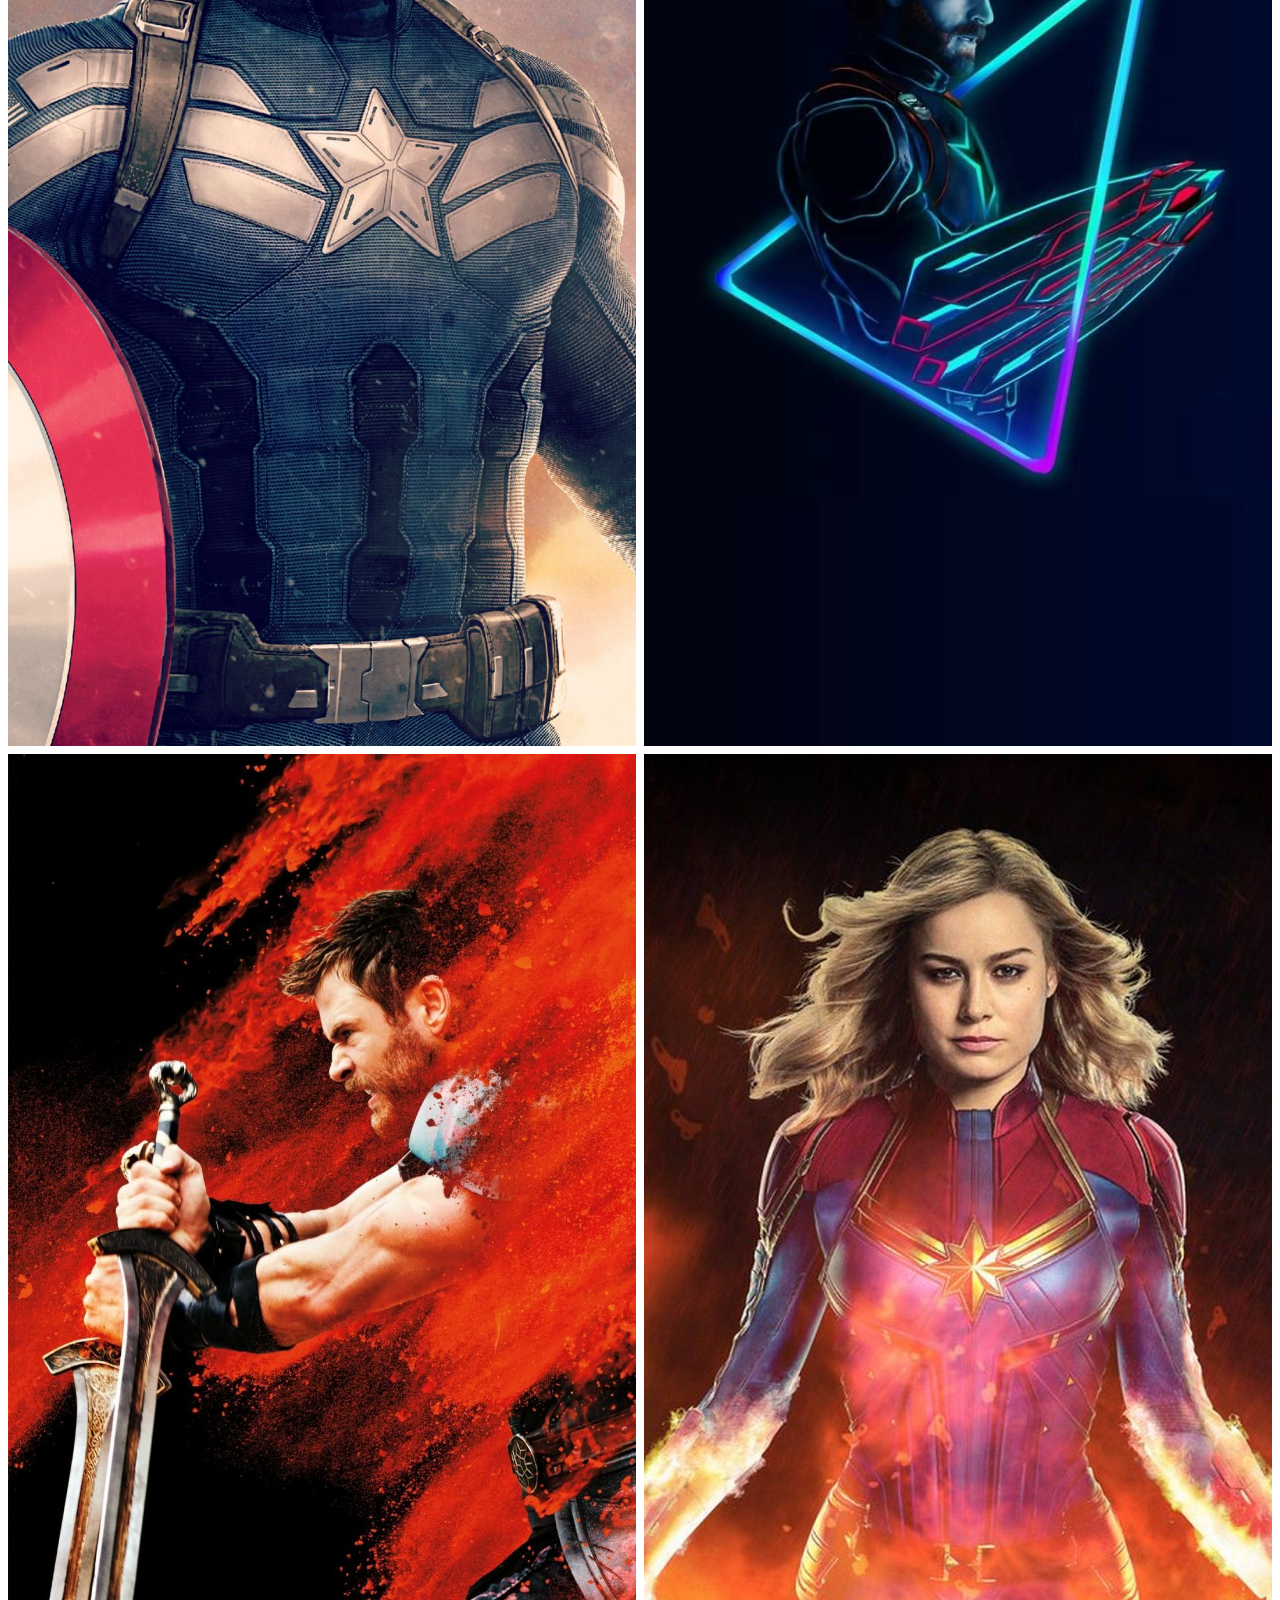
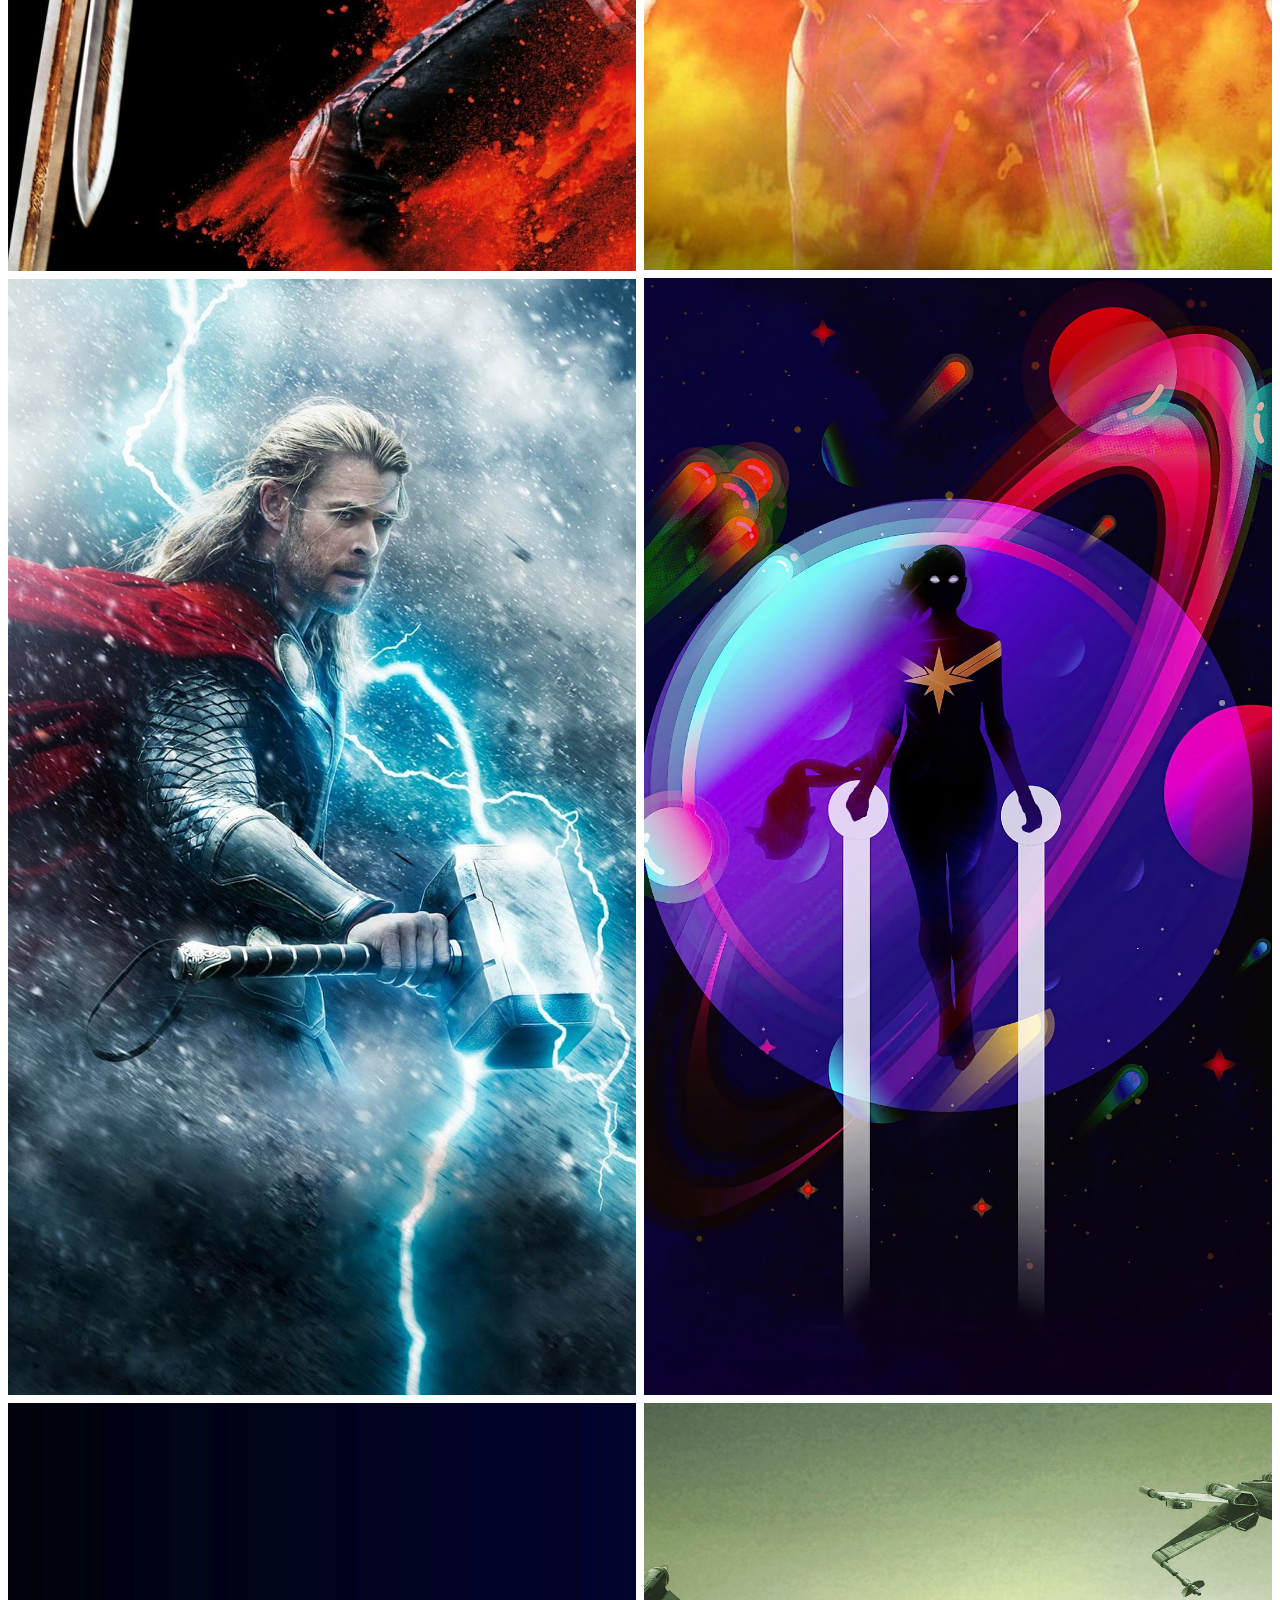
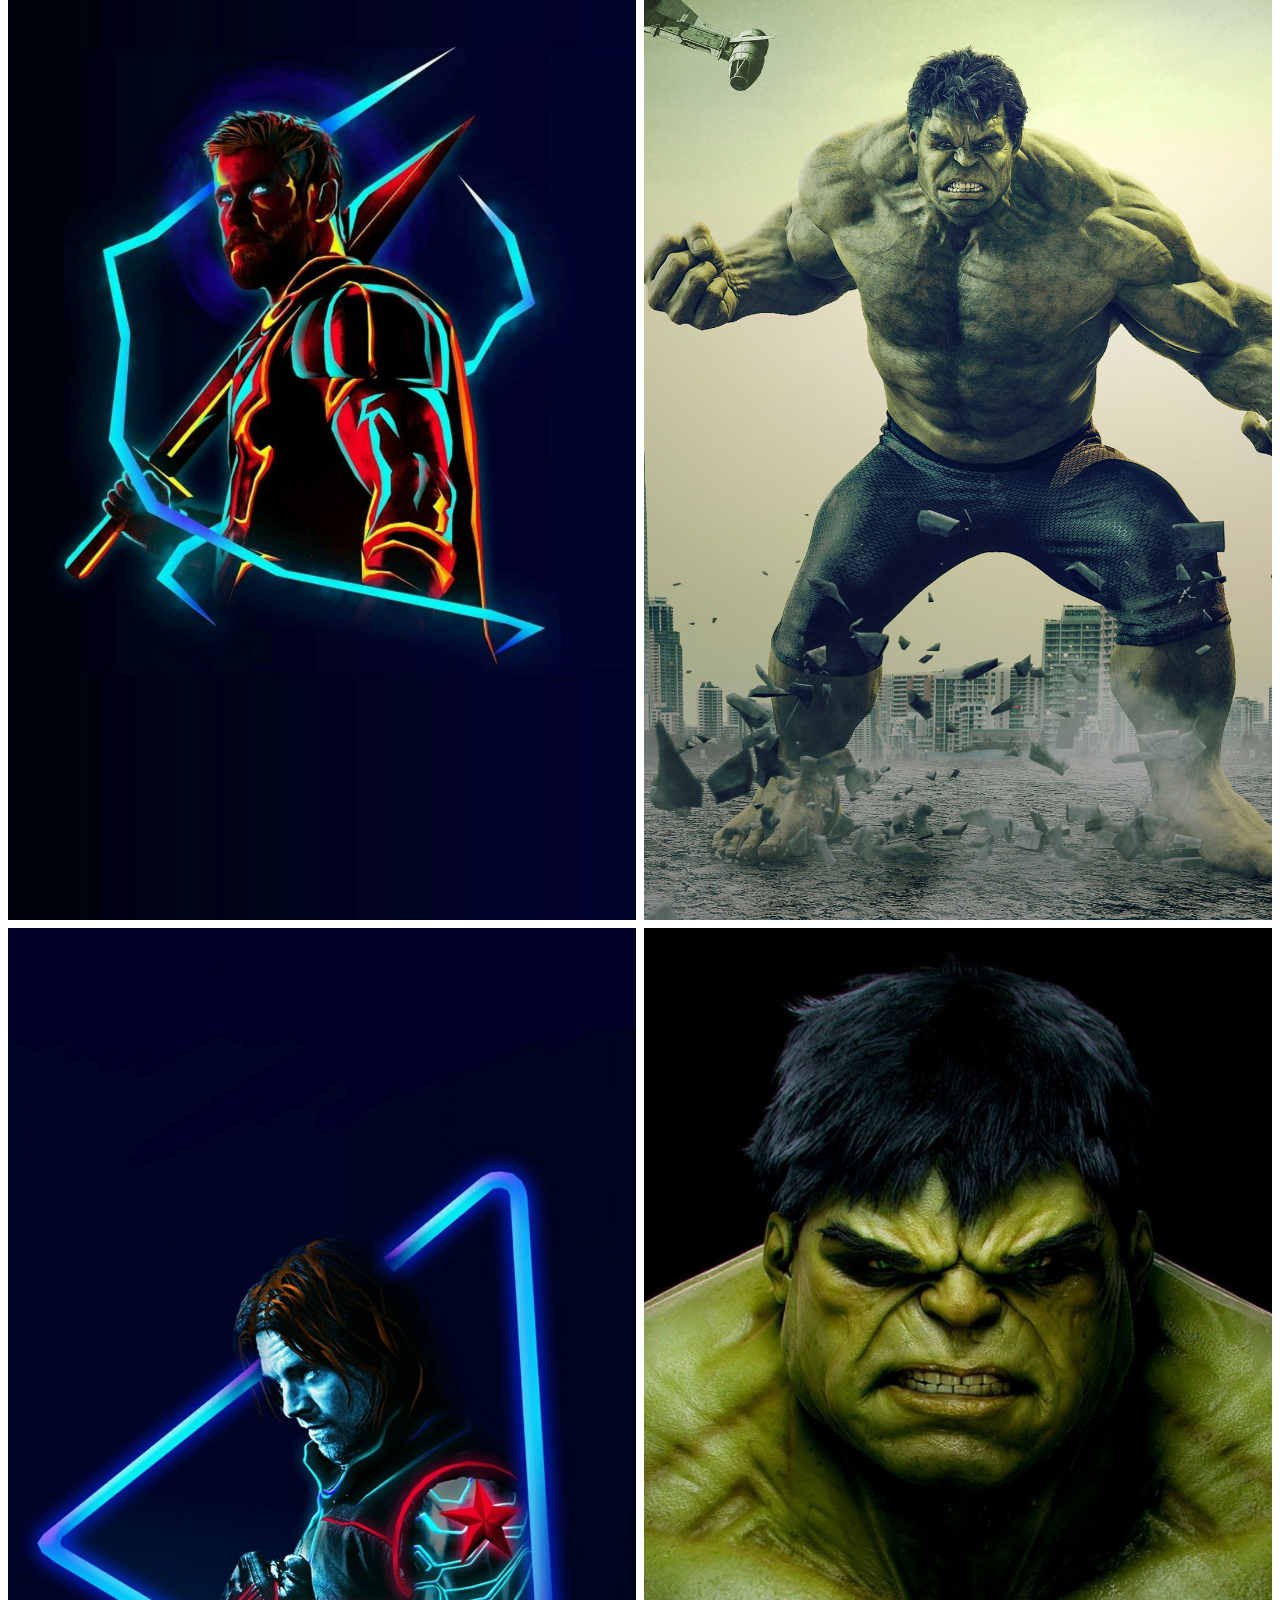
<file: marvel.html>
<!DOCTYPE html>
<html>
<head>
<meta name="viewport" content="width=device-width, initial-scale=1.0">
<style>
* {
  box-sizing: border-box;
}

body {
  margin: 0;
  font-family: Arial, Helvetica, sans-serif;
}

.header {
  text-align: center;
  padding: 32px;
}

.row {
  display: -ms-flexbox; /* IE 10 */
  display: flex;
  -ms-flex-wrap: wrap; /* IE 10 */
  flex-wrap: wrap;
  padding: 0 4px;
}

/* Create two equal columns that sits next to each other */
.column {
  -ms-flex: 50%; /* IE 10 */
  flex: 50%;
  padding: 0 4px;
}

.column img {
  margin-top: 8px;
  vertical-align: middle;
}

/* Style the buttons */
.btn {
  border: none;
  outline: none;
  padding: 10px 16px;
  background-color: #f1f1f1;
  cursor: pointer;
  font-size: 18px;
}

.btn:hover {
  background-color: #ddd;
}

.btn.active {
  background-color: #666;
  color: white;
}
</style>
</head>
<body>

<!-- Header -->
<div class="header" id="myHeader">
<img src="images/movies/marvel/logo.png" style="width:70%" alt="">
  <p>New Wallpapers Every Day</p>

</div>

<!-- Photo Grid -->
<div class="row"> 
  <div class="column">
     <a href="images/movies/marvel/1.jpeg"> <img src="images/movies/marvel/1.jpeg" style="width:100%"></a></a>
        <a href="images/movies/marvel/2.jpeg">  <img src="images/movies/marvel/2.jpeg" style="width:100%"></a>
         <a href="images/movies/marvel/3.jpeg"> <img src="images/movies/marvel/3.jpeg" style="width:100%"></a>
        <a href="images/movies/marvel/4.jpeg">  <img src="images/movies/marvel/4.jpeg" style="width:100%"></a>
         <a href="images/movies/marvel/5.jpeg"> <img src="images/movies/marvel/5.jpeg" style="width:100%"></a>
         <a href="images/movies/marvel/6.jpeg"> <img src="images/movies/marvel/6.jpeg" style="width:100%"></a>
  </div>
  <div class="column">
         <a href="images/movies/marvel/7.jpeg">  <img src="images/movies/marvel/7.jpeg" style="width:100%"></a>
         <a href="images/movies/marvel/8.jpeg"> <img src="images/movies/marvel/8.jpeg" style="width:100%"></a>
         <a href="images/movies/marvel/9.jpeg"> <img src="images/movies/marvel/9.jpeg" style="width:100%"></a>
         <a href="images/movies/marvel/10.jpeg"> <img src="images/movies/marvel/10.jpeg" style="width:100%"></a>
         <a href="images/movies/marvel/11.jpeg"> <img src="images/movies/marvel/11.jpeg" style="width:100%"></a>
         <a href="images/movies/marvel/12.jpeg"> <img src="images/movies/marvel/12.jpeg" style="width:100%"></a>
  </div>  
  <div class="column">
        <a href="images/movies/marvel/13.jpeg">  <img src="images/movies/marvel/13.jpeg" style="width:100%"></a>
        <a href="images/movies/marvel/14.jpeg">  <img src="images/movies/marvel/14.jpeg" style="width:100%"></a>
         <a href="images/movies/marvel/15.jpeg"> <img src="images/movies/marvel/15.jpeg" style="width:100%"></a>
     <a href="images/movies/marvel/16.jpeg">     <img src="images/movies/marvel/16.jpeg" style="width:100%"></a>
        <a href="images/movies/marvel/17.jpeg">  <img src="images/movies/marvel/17.jpeg" style="width:100%"></a>
      <a href="images/movies/marvel/18.jpeg">    <img src="images/movies/marvel/18.jpeg" style="width:100%"></a>
  </div>
  <div class="column">
      <a href="images/movies/marvel/19.jpeg">   <img src="images/movies/marvel/19.jpeg" style="width:100%"></a>
      <a href="images/movies/marvel/20.jpeg">    <img src="images/movies/marvel/20.jpeg" style="width:100%"></a>
      <a href="images/movies/marvel/21.jpeg">    <img src="images/movies/marvel/21.jpeg" style="width:100%"></a>
      <a href="images/movies/marvel/22.jpeg">    <img src="images/movies/marvel/22.jpeg" style="width:100%"></a>
      <a href="images/movies/marvel/23.jpeg">    <img src="images/movies/marvel/23.jpeg" style="width:100%"></a>
      <a href="images/movies/marvel/24.jpeg">    <img src="images/movies/marvel/24.jpeg" style="width:100%"></a>
  </div>
 <div class="column">
      <a href="images/movies/marvel/25.jpeg">   <img src="images/movies/marvel/25.jpeg" style="width:100%"></a>
      <a href="images/movies/marvel/26.jpeg">    <img src="images/movies/marvel/26.jpeg" style="width:100%"></a>
      <a href="images/movies/marvel/27.jpeg">    <img src="images/movies/marvel/27.jpeg" style="width:100%"></a>
      <a href="images/movies/marvel/28.jpeg">    <img src="images/movies/marvel/28.jpeg" style="width:100%"></a>
      <a href="images/movies/marvel/29.jpeg">    <img src="images/movies/marvel/29.jpeg" style="width:100%"></a>
      <a href="images/movies/marvel/30.jpeg">    <img src="images/movies/marvel/30.jpeg" style="width:100%"></a>
  </div>
 <div class="column">
      <a href="images/movies/marvel/31.jpeg">   <img src="images/movies/marvel/31.jpeg" style="width:100%"></a>
      <a href="images/movies/marvel/32.jpeg">    <img src="images/movies/marvel/32.jpeg" style="width:100%"></a>
      <a href="images/movies/marvel/33.jpeg">    <img src="images/movies/marvel/33.jpeg" style="width:100%"></a>
      <a href="images/movies/marvel/34.jpeg">    <img src="images/movies/marvel/34.jpeg" style="width:100%"></a>
     <a href="images/movies/marvel/35.jpeg">     <img src="images/movies/marvel/35.jpeg" style="width:100%"></a>
     <a href="images/movies/marvel/36.jpeg">     <img src="images/movies/marvel/36.jpeg" style="width:100%"></a>
  </div>
 <div class="column">
     <a href="images/movies/marvel/37.jpeg">    <img src="images/movies/marvel/37.jpeg" style="width:100%"></a>
     <a href="images/movies/marvel/38.jpeg">     <img src="images/movies/marvel/38.jpeg" style="width:100%"></a>
     <a href="images/movies/marvel/39.jpeg">     <img src="images/movies/marvel/39.jpeg" style="width:100%"></a>
     <a href="images/movies/marvel/40.jpeg">     <img src="images/movies/marvel/40.jpeg" style="width:100%"></a>
     <a href="images/movies/marvel/41.jpeg">     <img src="images/movies/marvel/41.jpeg" style="width:100%"></a>
     <a href="images/movies/marvel/42.jpeg">     <img src="images/movies/marvel/42.jpeg" style="width:100%"></a>
  </div>
 <div class="column">
     <a href="images/movies/marvel/43.jpeg">    <img src="images/movies/marvel/43.jpeg" style="width:100%"></a>
     <a href="images/movies/marvel/44.jpeg">     <img src="images/movies/marvel/44.jpeg" style="width:100%"></a>
     <a href="images/movies/marvel/45.jpeg">     <img src="images/movies/marvel/45.jpeg" style="width:100%"></a>
     <a href="images/movies/marvel/46.jpeg">     <img src="images/movies/marvel/46.jpeg" style="width:100%"></a>
     <a href="images/movies/marvel/47.jpeg">    <img src="images/movies/marvel/43.jpeg" style="width:100%"></a>
     <a href="images/movies/marvel/48.jpeg">    <img src="images/movies/marvel/43.jpeg" style="width:100%"></a>
 
  </div>
</div>

<script>
// Get the elements with class="column"
var elements = document.getElementsByClassName("column");

// Declare a loop variable
var i;

// Full-width images
function one() {
    for (i = 0; i < elements.length; i++) {
    elements[i].style.msFlex = "100%";  // IE10
    elements[i].style.flex = "100%";
  }
}

// Two images side by side
function two() {
  for (i = 0; i < elements.length; i++) {
    elements[i].style.msFlex = "50%";  // IE10
    elements[i].style.flex = "50%";
  }
}

// Four images side by side
function four() {
  for (i = 0; i < elements.length; i++) {
    elements[i].style.msFlex = "25%";  // IE10
    elements[i].style.flex = "25%";
  }
}

// Add active class to the current button (highlight it)
var header = document.getElementById("myHeader");
var btns = header.getElementsByClassName("btn active");
for (var i = 0; i < btns.length; i++) {
  btns[i].addEventListener("click", function() {
    var current = document.getElementsByClassName("active");
    current[0].className = current[0].className.replace(" active", "");
    this.className += " active";
  });
}
</script>

</body>
</html>
</file>
